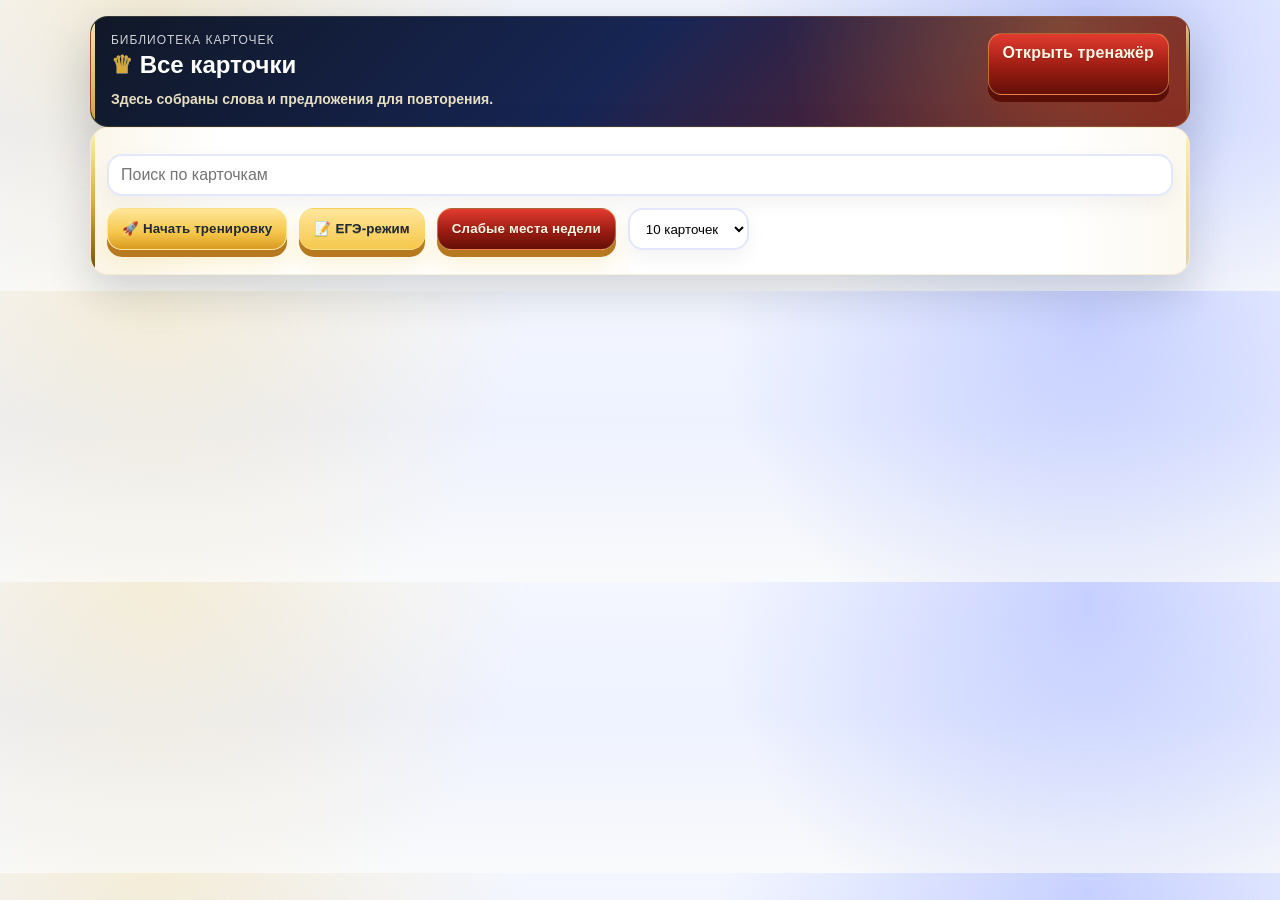
<file: extension/cards.html>
<!doctype html>
<html lang="ru">
  <head>
    <meta charset="UTF-8" />
    <meta name="viewport" content="width=device-width, initial-scale=1.0" />
    <title>Карточки — ОрфоДракон</title>
    <link rel="stylesheet" href="styles.css" />
    <link rel="stylesheet" href="dragon-v3.css" />
  </head>
  <body>
    <main class="container wide">
      <section class="hero-card slim">
        <div>
          <p class="eyebrow">Библиотека карточек</p>
          <h1>Все карточки</h1>
          <p class="hero-copy">Здесь собраны слова и предложения для повторения.</p>
        </div>
        <a class="pill-link" href="popup.html" target="_blank">Открыть тренажёр</a>
      </section>
      <section class="panel">
        <div class="actions compact">
          <input id="cardsSearch" type="text" placeholder="Поиск по карточкам" />
          <button id="startTrainingBtn" class="primary">🚀 Начать тренировку</button>
          <button id="startEgeExamFromCardsBtn" class="secondary">📝 ЕГЭ-режим</button>
          <button id="reviewWeakBtn" class="secondary">Слабые места недели</button>
          <select id="trainingCountSelect"><option value="5">5 карточек</option><option value="10" selected>10 карточек</option><option value="15">15 карточек</option><option value="20">20 карточек</option></select>
        </div>
        <div id="cardsList"></div>
      </section>
    </main>
    <script src="cards.js"></script>
      <script src="dragon-ui.js"></script>
  </body>
</html>
</file>
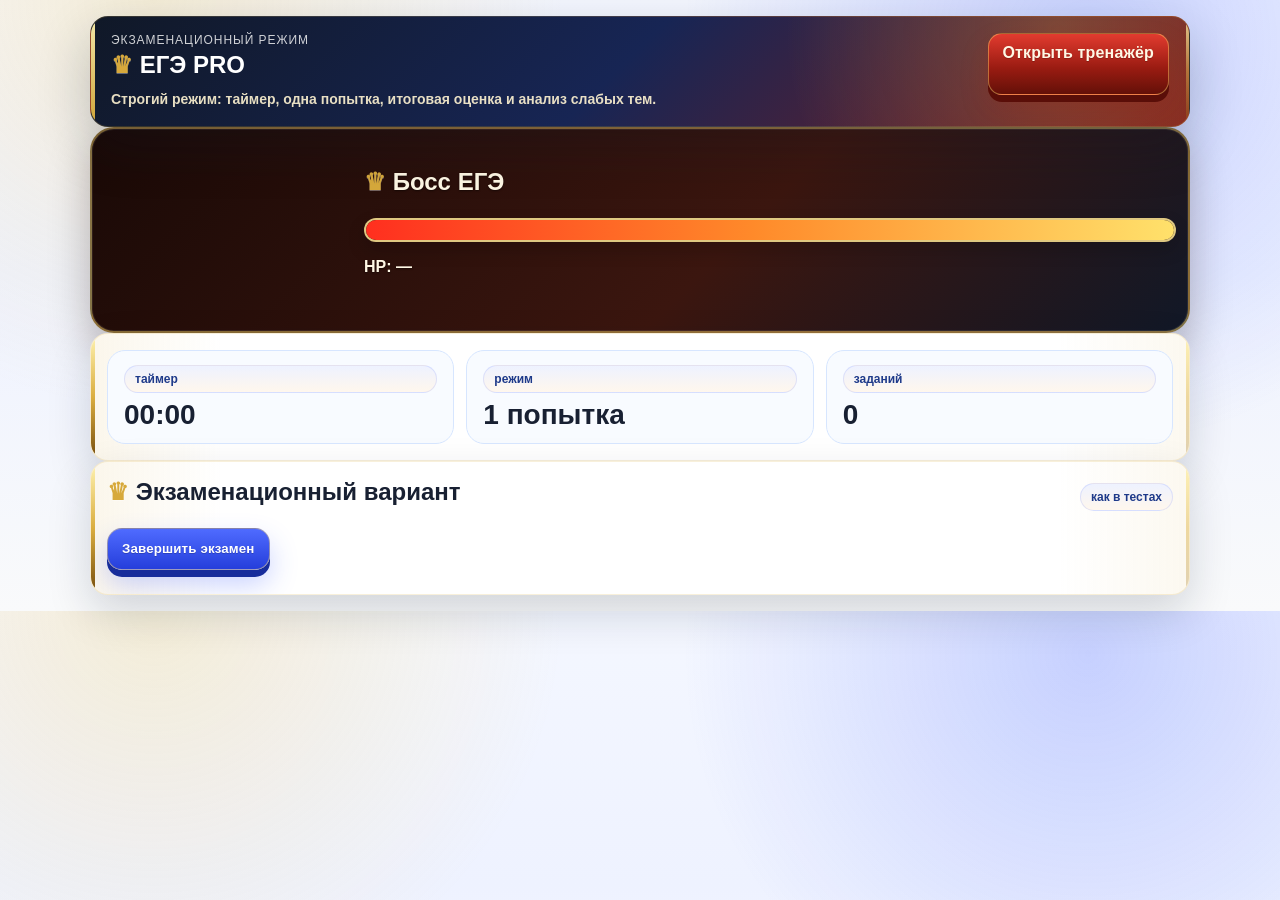
<file: extension/ege_exam.html>
<!doctype html>
<html lang="ru">
  <head>
    <meta charset="UTF-8" />
    <meta name="viewport" content="width=device-width, initial-scale=1.0" />
    <title>ЕГЭ-режим — ОрфоДракон</title>
    <link rel="stylesheet" href="styles.css" />
    <link rel="stylesheet" href="dragon-v3.css" />
  </head>
  <body>
    <main class="container wide">
      <section class="hero-card slim">
        <div>
          <p class="eyebrow">Экзаменационный режим</p>
          <h1>ЕГЭ PRO</h1>
          <p class="hero-copy">Строгий режим: таймер, одна попытка, итоговая оценка и анализ слабых тем.</p>
        </div>
        <a class="pill-link" href="popup.html" target="_blank">Открыть тренажёр</a>
      </section>

      <section id="egeExamBossArena" class="training-boss-arena boss-mixed">
        <div id="egeExamBossVisual" class="training-boss-visual boss-mixed" aria-hidden="true"></div>
        <div class="training-boss-info">
          <div class="panel-header compact">
            <h2 id="egeExamBossTitle">Босс ЕГЭ</h2>
          </div>
          <div class="boss-health-bar"><div id="egeExamBossHpBar" class="boss-health-fill"></div></div>
          <p id="egeExamBossHpText" class="mini-help">HP: —</p>
        </div>
      </section>

      <section class="panel ege-toolbar">
        <div class="ege-timer-box">
          <span class="badge">таймер</span>
          <strong id="egeTimer">10:00</strong>
        </div>
        <div class="ege-timer-box">
          <span class="badge">режим</span>
          <strong>1 попытка</strong>
        </div>
        <div class="ege-timer-box">
          <span class="badge">заданий</span>
          <strong id="egeMeta">0</strong>
        </div>
      </section>

      <section class="panel">
        <div class="panel-header">
          <h2>Экзаменационный вариант</h2>
          <span class="badge">как в тестах</span>
        </div>
        <form id="egeForm"></form>
        <div class="actions compact">
          <button id="submitEgeExamBtn" class="primary" type="button">Завершить экзамен</button>
        </div>
      </section>

    </main>
    <script src="ege_exam.js"></script>
      <script src="dragon-ui.js"></script>
  </body>
</html>
</file>
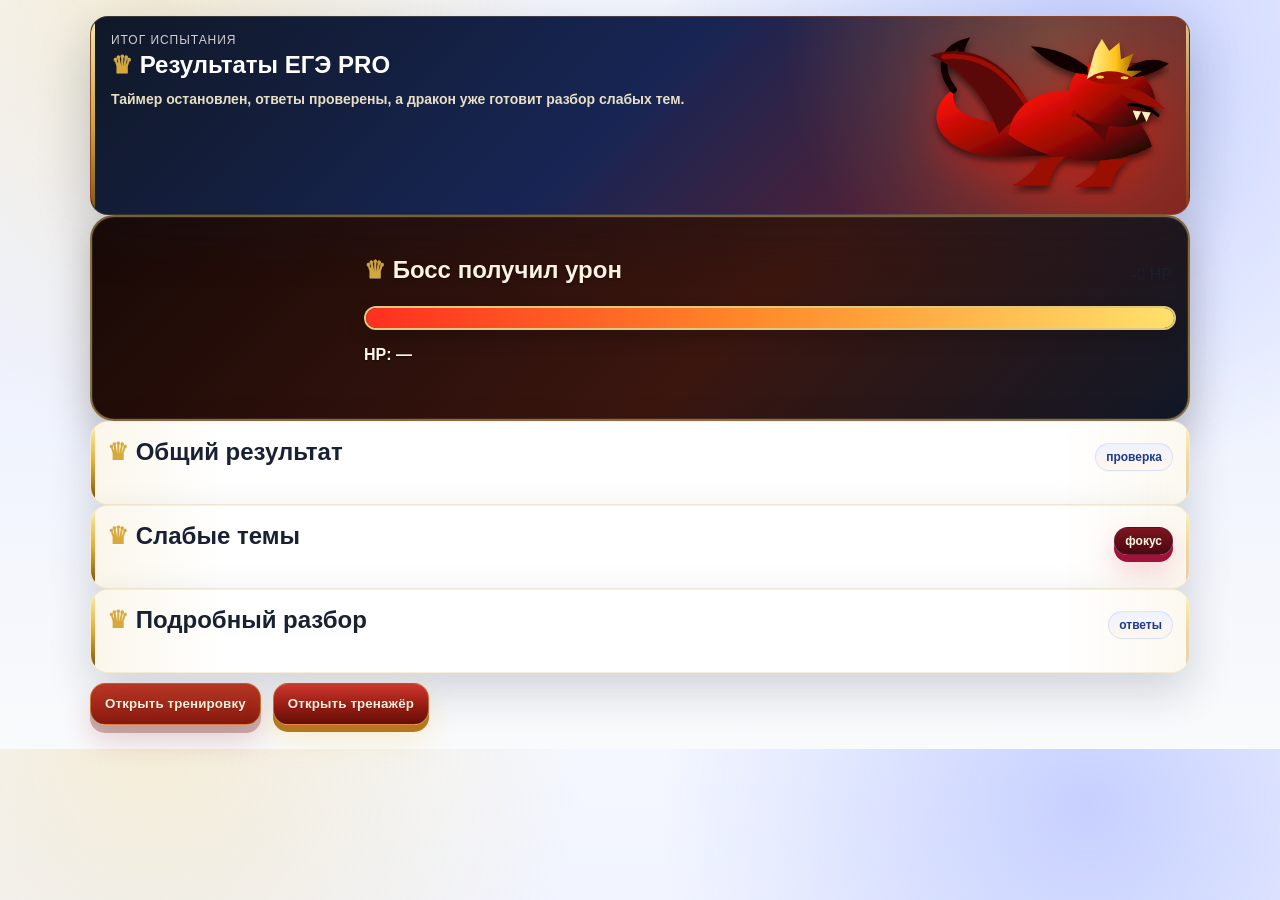
<file: extension/ege_results.html>
<!doctype html>
<html lang="ru">
  <head>
    <meta charset="UTF-8" />
    <meta name="viewport" content="width=device-width, initial-scale=1.0" />
    <title>Результаты ЕГЭ — ОрфоДракон</title>
    <link rel="stylesheet" href="styles.css" />
    <link rel="stylesheet" href="dragon-v3.css" />
  </head>
  <body>
    <main class="container wide">
      <section class="hero-card slim dragon-royal-hero">
        <div>
          <p class="eyebrow">Итог испытания</p>
          <h1>Результаты ЕГЭ PRO</h1>
          <p class="hero-copy">Таймер остановлен, ответы проверены, а дракон уже готовит разбор слабых тем.</p>
        </div>
        <div class="dragon-mini dragon-mini--ice" aria-hidden="true"></div>
      </section>

      <section id="egeBossResultArena" class="training-boss-arena boss-mixed">
        <div id="egeBossResultVisual" class="training-boss-visual boss-mixed damage" aria-hidden="true"></div>
        <div class="training-boss-info">
          <div class="panel-header compact">
            <h2 id="egeBossResultTitle">Босс получил урон</h2>
            <span id="egeBossResultDamage" class="boss-damage-pop show">-0 HP</span>
          </div>
          <div class="boss-health-bar"><div id="egeBossResultHpBar" class="boss-health-fill"></div></div>
          <p id="egeBossResultHpText" class="mini-help">HP: —</p>
        </div>
      </section>

      <section class="panel dragon-glow-card" id="egeSummaryPanel">
        <div class="panel-header">
          <h2>Общий результат</h2>
          <span class="badge" id="egeResultStatus">проверка</span>
        </div>
        <div id="egeSummary" class="result-grid"></div>
      </section>

      <section class="panel dragon-glow-card">
        <div class="panel-header">
          <h2>Слабые темы</h2>
          <span class="badge danger">фокус</span>
        </div>
        <div id="egeWeakTopics" class="muted"></div>
      </section>

      <section class="panel dragon-glow-card">
        <div class="panel-header">
          <h2>Подробный разбор</h2>
          <span class="badge">ответы</span>
        </div>
        <div id="egeDetails"></div>
      </section>

      <section class="actions compact">
        <button id="openTrainingFromResultsBtn" class="primary">Открыть тренировку</button>
        <button id="openТренажёрFromResultsBtn" class="secondary">Открыть тренажёр</button>
      </section>
    </main>
    <script src="dragon-ui.js"></script>
    <script src="ege_results.js"></script>
  </body>
</html>
</file>
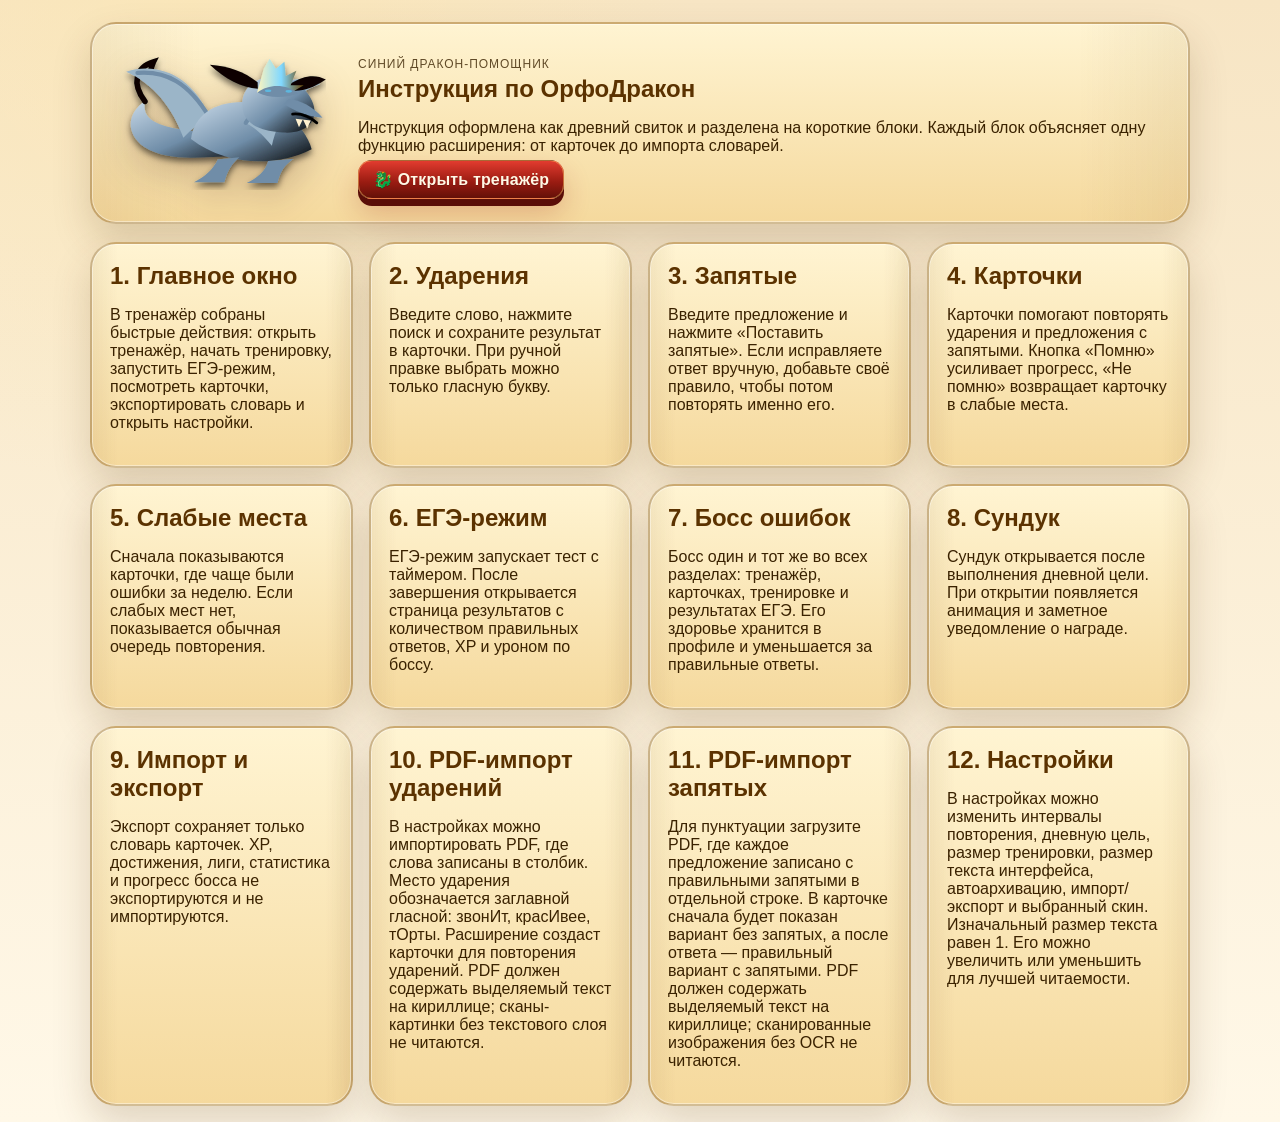
<file: extension/guide.html>
<!doctype html>
<html lang="ru">
  <head>
    <meta charset="UTF-8" />
    <meta name="viewport" content="width=device-width, initial-scale=1.0" />
    <title>Инструкция — ОрфоДракон</title>
    <link rel="stylesheet" href="styles.css" />
    <link rel="stylesheet" href="dragon-v3.css" />
  </head>
  <body class="scroll-guide-page">
    <main class="container wide scroll-guide">
      <section class="ancient-scroll hero-scroll">
        <div class="dragon-mini skin-sage" aria-hidden="true"></div>
        <div>
          <p class="eyebrow">Синий дракон-помощник</p>
          <h1>Инструкция по ОрфоДракон</h1>
          <p>Инструкция оформлена как древний свиток и разделена на короткие блоки. Каждый блок объясняет одну функцию расширения: от карточек до импорта словарей.</p>
          <a class="pill-link" href="popup.html" target="_blank">🐉 Открыть тренажёр</a>
        </div>
      </section>

      <section class="scroll-grid">
        <article class="scroll-block"><h2>1. Главное окно</h2><p>В тренажёр собраны быстрые действия: открыть тренажёр, начать тренировку, запустить ЕГЭ-режим, посмотреть карточки, экспортировать словарь и открыть настройки.</p></article>
        <article class="scroll-block"><h2>2. Ударения</h2><p>Введите слово, нажмите поиск и сохраните результат в карточки. При ручной правке выбрать можно только гласную букву.</p></article>
        <article class="scroll-block"><h2>3. Запятые</h2><p>Введите предложение и нажмите «Поставить запятые». Если исправляете ответ вручную, добавьте своё правило, чтобы потом повторять именно его.</p></article>
        <article class="scroll-block"><h2>4. Карточки</h2><p>Карточки помогают повторять ударения и предложения с запятыми. Кнопка «Помню» усиливает прогресс, «Не помню» возвращает карточку в слабые места.</p></article>
        <article class="scroll-block"><h2>5. Слабые места</h2><p>Сначала показываются карточки, где чаще были ошибки за неделю. Если слабых мест нет, показывается обычная очередь повторения.</p></article>
        <article class="scroll-block"><h2>6. ЕГЭ-режим</h2><p>ЕГЭ-режим запускает тест с таймером. После завершения открывается страница результатов с количеством правильных ответов, XP и уроном по боссу.</p></article>
        <article class="scroll-block"><h2>7. Босс ошибок</h2><p>Босс один и тот же во всех разделах: тренажёр, карточках, тренировке и результатах ЕГЭ. Его здоровье хранится в профиле и уменьшается за правильные ответы.</p></article>
        <article class="scroll-block"><h2>8. Сундук</h2><p>Сундук открывается после выполнения дневной цели. При открытии появляется анимация и заметное уведомление о награде.</p></article>
        <article class="scroll-block"><h2>9. Импорт и экспорт</h2><p>Экспорт сохраняет только словарь карточек. XP, достижения, лиги, статистика и прогресс босса не экспортируются и не импортируются.</p></article>
        <article class="scroll-block"><h2>10. PDF-импорт ударений</h2><p>В настройках можно импортировать PDF, где слова записаны в столбик. Место ударения обозначается заглавной гласной: звонИт, красИвее, тОрты. Расширение создаст карточки для повторения ударений. PDF должен содержать выделяемый текст на кириллице; сканы-картинки без текстового слоя не читаются.</p></article>
        <article class="scroll-block"><h2>11. PDF-импорт запятых</h2><p>Для пунктуации загрузите PDF, где каждое предложение записано с правильными запятыми в отдельной строке. В карточке сначала будет показан вариант без запятых, а после ответа — правильный вариант с запятыми. PDF должен содержать выделяемый текст на кириллице; сканированные изображения без OCR не читаются.</p></article>
        <article class="scroll-block"><h2>12. Настройки</h2><p>В настройках можно изменить интервалы повторения, дневную цель, размер тренировки, размер текста интерфейса, автоархивацию, импорт/экспорт и выбранный скин. Изначальный размер текста равен 1. Его можно увеличить или уменьшить для лучшей читаемости.</p></article>
      </section>
    </main>
    <script src="dragon-ui.js"></script>
  </body>
</html>
</file>
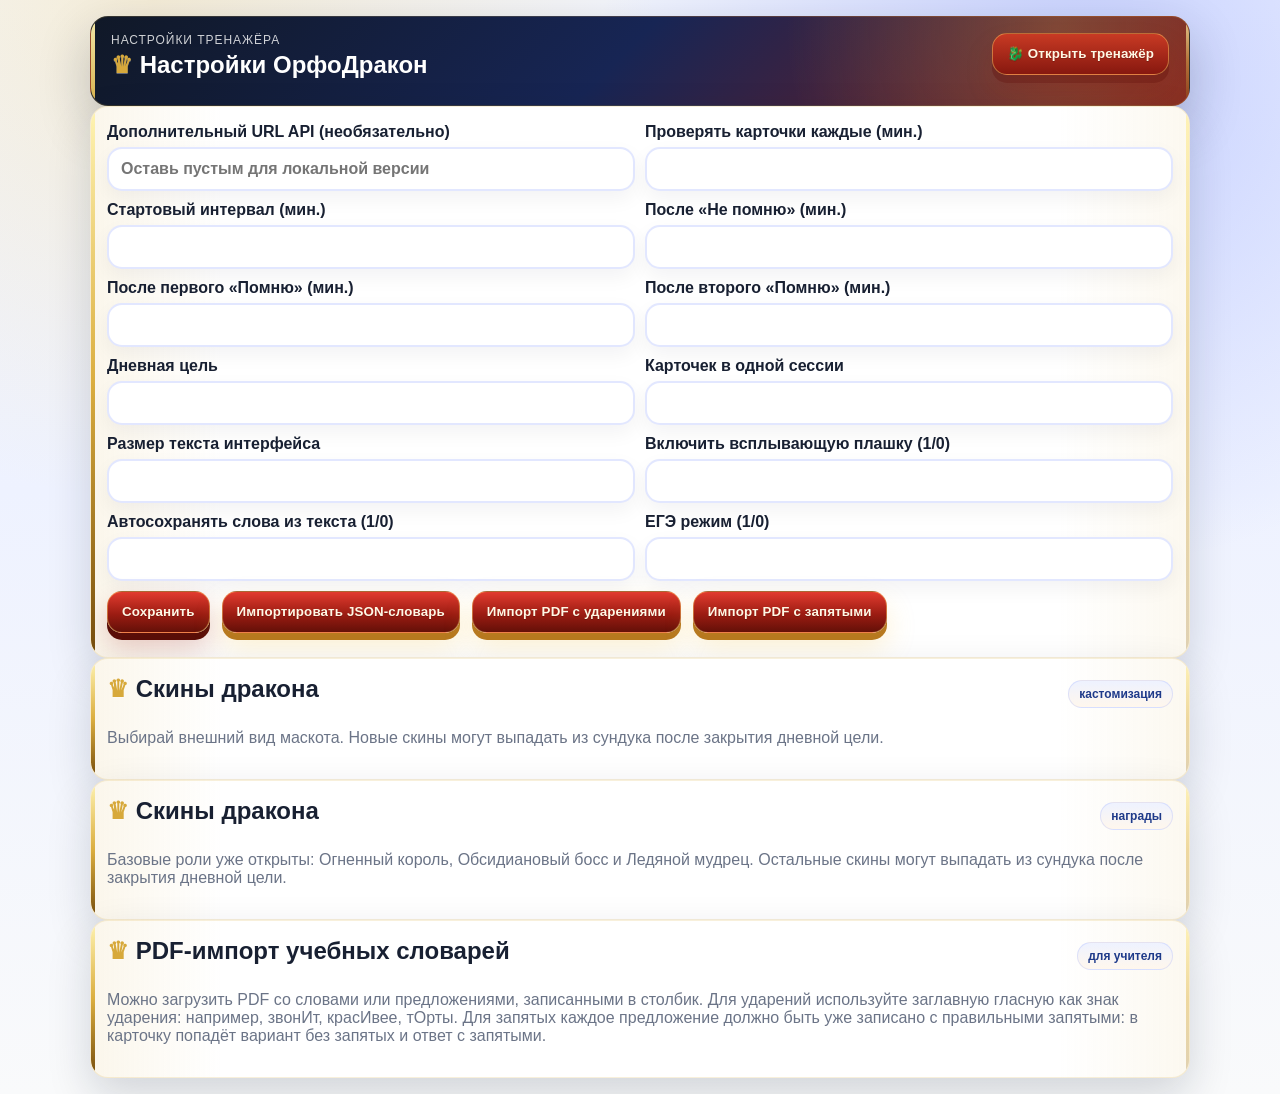
<file: extension/options.html>
<!doctype html>
<html lang="ru">
  <head>
    <meta charset="UTF-8" />
    <meta name="viewport" content="width=device-width, initial-scale=1.0" />
    <title>Настройки — ОрфоДракон</title>
    <link rel="stylesheet" href="styles.css" />
    <link rel="stylesheet" href="dragon-v3.css" />
  </head>
  <body>
    <main class="container wide">
      <section class="hero-card slim">
        <div>
          <p class="eyebrow">Настройки тренажёра</p>
          <h1>Настройки ОрфоДракон</h1>
        </div>
        <button id="openTrainerFromOptionsBtn" class="primary" type="button">🐉 Открыть тренажёр</button>
      </section>
      <form id="settingsForm" class="form-grid panel">
        <label>
          Дополнительный URL API (необязательно)
          <input name="apiBaseUrl" type="url" placeholder="Оставь пустым для локальной версии" />
        </label>
        <label>
          Проверять карточки каждые (мин.)
          <input name="reviewCheckMinutes" type="number" min="0.5" step="0.5" />
        </label>
        <label>
          Стартовый интервал (мин.)
          <input name="firstIntervalMinutes" type="number" min="1" step="1" />
        </label>
        <label>
          После «Не помню» (мин.)
          <input name="hardResetMinutes" type="number" min="1" step="1" />
        </label>
        <label>
          После первого «Помню» (мин.)
          <input name="secondIntervalMinutes" type="number" min="1" step="1" />
        </label>
        <label>
          После второго «Помню» (мин.)
          <input name="thirdIntervalMinutes" type="number" min="1" step="1" />
        </label>
        <label>
          Дневная цель
          <input name="dailyGoal" type="number" min="1" step="1" />
        </label>
        <label>
          Карточек в одной сессии
          <input name="reviewBatchSize" type="number" min="5" max="50" step="1" />
        </label>
        <label>
          Размер текста интерфейса
          <input name="textScale" type="number" min="0.75" max="1.35" step="0.05" />
        </label>
        <label>
          Включить всплывающую плашку (1/0)
          <input name="overlayEnabled" type="number" min="0" max="1" step="1" />
        </label>
        <label>
          Автосохранять слова из текста (1/0)
          <input name="autoSaveProcessedWords" type="number" min="0" max="1" step="1" />
        </label>
        <label>
          ЕГЭ режим (1/0)
          <input name="examMode" type="number" min="0" max="1" step="1" />
        </label>
        <div class="actions full-row">
          <button type="submit">Сохранить</button>
          <button type="button" id="importBtn" class="secondary">Импортировать JSON-словарь</button>
          <button type="button" id="importStressPdfBtn" class="secondary">Импорт PDF с ударениями</button>
          <button type="button" id="importPunctuationPdfBtn" class="secondary">Импорт PDF с запятыми</button>
        </div>
      </form>

      <section class="panel dragon-skins-panel">
        <div class="panel-header">
          <h2>Скины дракона</h2>
          <span class="badge">кастомизация</span>
        </div>
        <p class="muted">Выбирай внешний вид маскота. Новые скины могут выпадать из сундука после закрытия дневной цели.</p>
        <div id="mascotSkinsPanel" class="skin-grid"></div>
      </section>


      <section class="panel">
        <div class="panel-header">
          <h2>Скины дракона</h2>
          <span class="badge">награды</span>
        </div>
        <p class="muted">Базовые роли уже открыты: Огненный король, Обсидиановый босс и Ледяной мудрец. Остальные скины могут выпадать из сундука после закрытия дневной цели.</p>
        <div id="dragonSkinGrid" class="dragon-skin-grid"></div>
      </section>

      <section class="panel">
        <div class="panel-header">
          <h2>PDF-импорт учебных словарей</h2>
          <span class="badge">для учителя</span>
        </div>
        <p class="muted">Можно загрузить PDF со словами или предложениями, записанными в столбик. Для ударений используйте заглавную гласную как знак ударения: например, звонИт, красИвее, тОрты. Для запятых каждое предложение должно быть уже записано с правильными запятыми: в карточку попадёт вариант без запятых и ответ с запятыми.</p>
      </section>

      <input id="fileInput" type="file" accept="application/json" hidden />
      <input id="stressPdfInput" type="file" accept="application/pdf,.pdf" hidden />
      <input id="punctuationPdfInput" type="file" accept="application/pdf,.pdf" hidden />
      <p id="status" class="inline-status dragon-status options-status" aria-live="polite" hidden></p>
    </main>
    <script src="options.js"></script>
      <script src="dragon-ui.js"></script>
  </body>
</html>
</file>
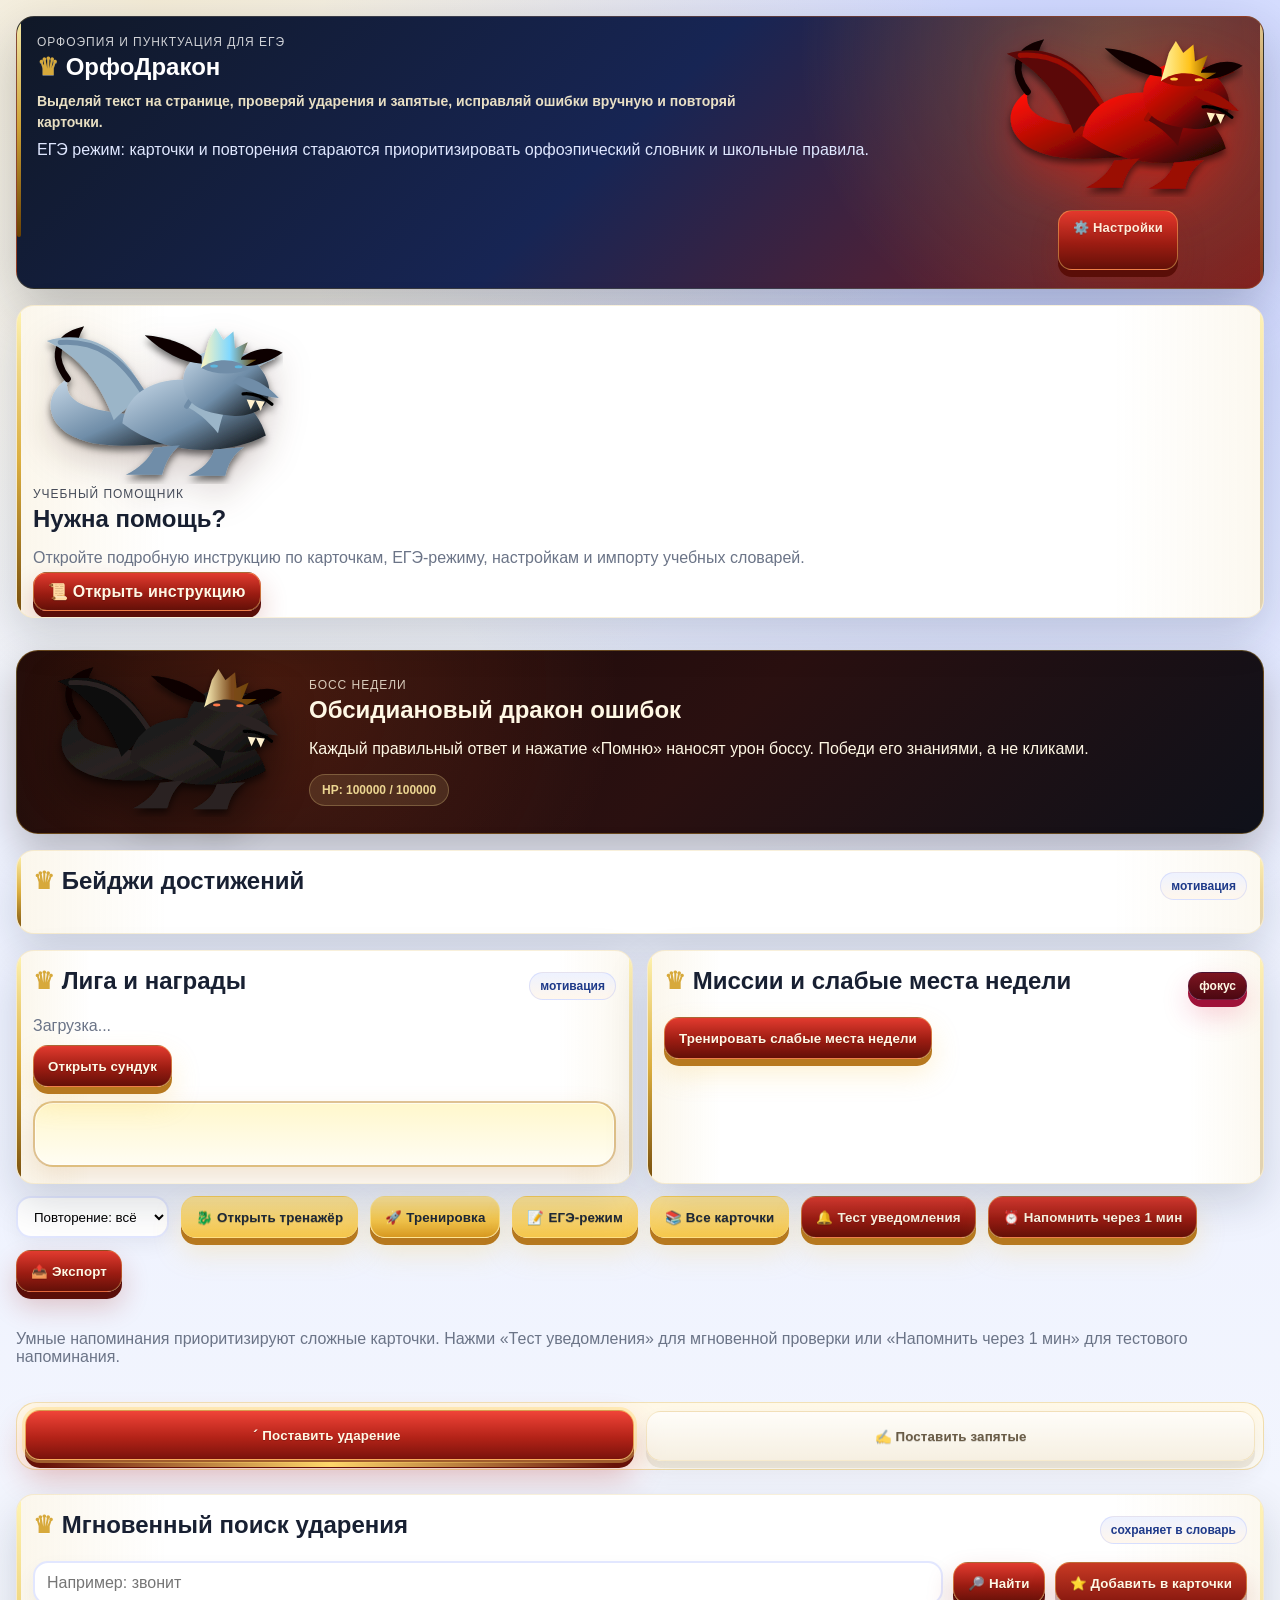
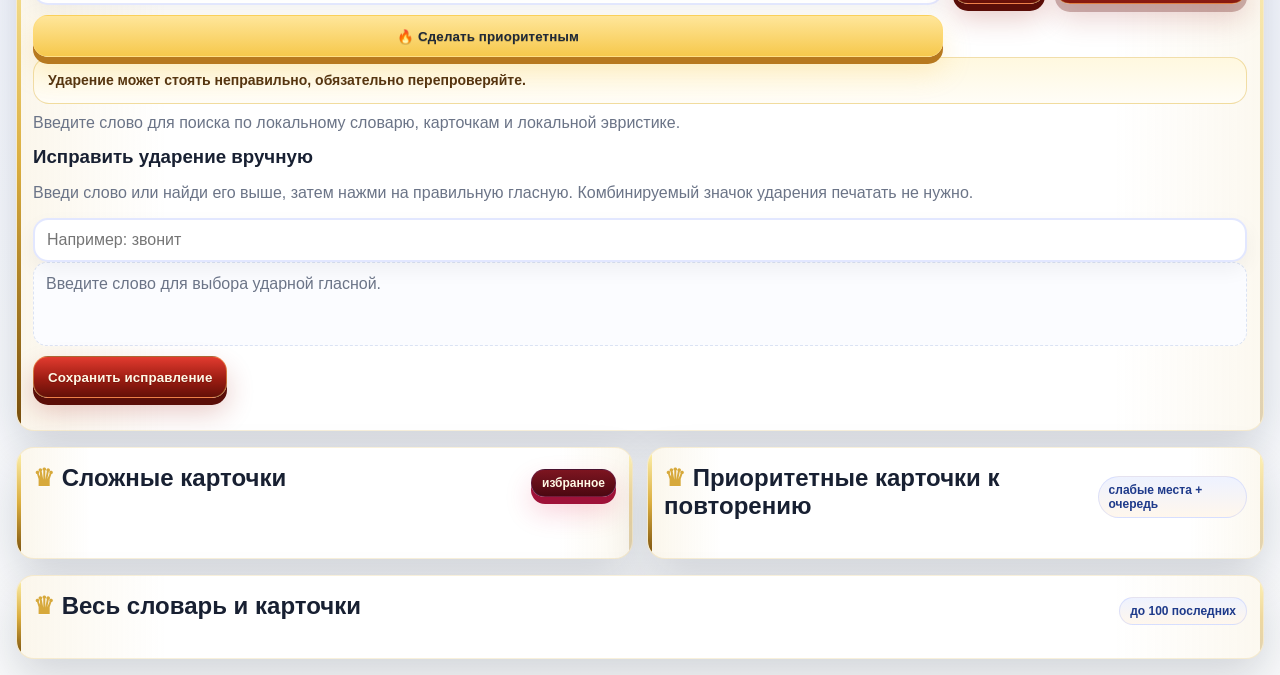
<file: extension/popup.html>
<!doctype html>
<html lang="ru">
  <head>
    <meta charset="UTF-8" />
    <meta name="viewport" content="width=device-width, initial-scale=1.0" />
    <title>ОрфоДракон — тренажёр русского языка</title>
    <link rel="stylesheet" href="styles.css" />
    <link rel="stylesheet" href="dragon-v3.css" />
  </head>
  <body>
    <main class="container app-shell">
      <section class="hero-card">
        <div>
          <p class="eyebrow">Орфоэпия и пунктуация для ЕГЭ</p>
          <h1>ОрфоДракон</h1>
          <p class="hero-copy">Выделяй текст на странице, проверяй ударения и запятые, исправляй ошибки вручную и повторяй карточки.</p><p class="muted" style="color:#dfe7ff;margin-top:8px;">ЕГЭ режим: карточки и повторения стараются приоритизировать орфоэпический словник и школьные правила.</p>
        </div>
        <div class="dragon-guide-entry">
          <div class="dragon-mini" aria-hidden="true"></div>
          <div class="dragon-link-row">
            <a class="link pill-link" href="options.html" target="_blank">⚙️ Настройки</a>
          </div>
        </div>
      </section>

      <section class="panel dragon-helper-тренажёр">
        <div class="dragon-mini skin-sage" aria-hidden="true"></div>
        <div>
          <p class="eyebrow">Учебный помощник</p>
          <h2>Нужна помощь?</h2>
          <p class="muted">Откройте подробную инструкцию по карточкам, ЕГЭ-режиму, настройкам и импорту учебных словарей.</p>
          <a id="dragonHelperInstructionBtn" class="link pill-link" href="guide.html" target="_blank">📜 Открыть инструкцию</a>
        </div>
      </section>




      <section class="stats-grid" id="stats"></section>
      <section id="dragonBossArena" class="dragon-boss-arena">
        <div id="dragonBossVisual" class="dragon-boss-visual" aria-hidden="true"></div>
        <div class="dragon-boss-copy">
          <p class="eyebrow">Босс недели</p>
          <h2 id="dragonBossTitle">Обсидиановый дракон ошибок</h2>
          <p>Каждый правильный ответ и нажатие «Помню» наносят урон боссу. Победи его знаниями, а не кликами.</p>
          <span id="dragonBossHp" class="dragon-boss-hp">HP: 100000 / 100000</span>
        </div>
      </section>
      <section class="panel">
        <div class="panel-header">
          <h2>Бейджи достижений</h2>
          <span class="badge">мотивация</span>
        </div>
        <div id="achievementsPanel" class="achievements-grid"></div>
      </section>
      <section class="two-col">
        <section class="panel">
          <div class="panel-header">
            <h2>Лига и награды</h2>
            <span class="badge">мотивация</span>
          </div>
          <div id="leaguePanel" class="muted">Загрузка...</div>
          <div class="actions compact">
            <button id="claimChestBtn" class="secondary">Открыть сундук</button>
          </div>
          <div id="chestStatus" class="muted chest-reward-status"></div>
        </section>
        <section class="panel">
          <div class="panel-header">
            <h2>Миссии и слабые места недели</h2>
            <span class="badge danger">фокус</span>
          </div>
          <div id="missionsPanel"></div>
          <div id="weakSpotsPanel" class="muted"></div>
          <div class="actions compact">
            <button id="trainWeakSpotsBtn" class="secondary">Тренировать слабые места недели</button>
          </div>
        </section>
      </section>


      <section class="actions toolbar">
        <select id="reviewModeSelect"><option value="all">Повторение: всё</option><option value="stress">Только ударения</option><option value="punctuation">Только запятые</option></select>
        <button id="reviewNowBtn">🐉 Открыть тренажёр</button>
        <button id="startTrainingQuickBtn" class="primary">🚀 Тренировка</button>
        <button id="startEgeExamBtn" class="secondary">📝 ЕГЭ-режим</button>
        <button id="openCardsBtn" class="secondary">📚 Все карточки</button>
        <button id="testNotificationBtn" class="secondary">🔔 Тест уведомления</button>
        <button id="scheduleReminderBtn" class="secondary">⏰ Напомнить через 1 мин</button>
        <button id="exportBtn" class="ghost">📤 Экспорт</button>
      </section>
      <p class="muted">Умные напоминания приоритизируют сложные карточки. Нажми «Тест уведомления» для мгновенной проверки или «Напомнить через 1 мин» для тестового напоминания.</p>
      <p id="actionStatus" class="inline-status dragon-status" hidden></p>

      <section class="tab-switch">
        <button id="tabAccentBtn" class="tab-btn tab-btn--active" type="button">́ Поставить ударение</button>
        <button id="tabPunctuationBtn" class="tab-btn" type="button">✍️ Поставить запятые</button>
      </section>

      <div id="accentTab">
<div id="accentTextFeatureRemovedCompat" hidden><textarea id="accentInput"></textarea><textarea id="accentOutput"></textarea><button id="accentBtn"></button><button id="saveAccentTextCardsBtn"></button><button id="accentAndFavoriteBtn"></button><button id="editAccentOutputBtn"></button><button id="saveAccentOutputBtn"></button><button id="copyAccentedBtn"></button><p id="accentTextCardStatus"></p><p id="accentFavoriteStatus"></p></div>

      <section class="panel">
        <div class="panel-header">
          <h2>Мгновенный поиск ударения</h2>
          <span class="badge">сохраняет в словарь</span>
        </div>
        <div class="inline-form">
          <input id="searchInput" type="text" placeholder="Например: звонит" />
          <button id="searchBtn">🔎 Найти</button>
          <button id="saveStressCardBtn" class="cta-card">⭐ Добавить в карточки</button>
          <p id="stressCardStatus" class="inline-status dragon-status" hidden></p>
          <button id="saveFavoriteBtn" class="secondary">🔥 Сделать приоритетным</button>
          <p id="favoriteWordStatus" class="inline-status dragon-status" hidden></p>
        </div>
        <div class="warning-box">Ударение может стоять неправильно, обязательно перепроверяйте.</div>
        <div id="searchResults" class="search-results muted">Введите слово для поиска по локальному словарю, карточкам и локальной эвристике.</div>
        <div class="manual-panel">
          <h3>Исправить ударение вручную</h3>
          <p class="muted">Введи слово или найди его выше, затем нажми на правильную гласную. Комбинируемый значок ударения печатать не нужно.</p>
          <input id="manualAccentWord" type="text" placeholder="Например: звонит" />
          <div id="accentBuilder" class="accent-builder muted">Введите слово для выбора ударной гласной.</div>
          <div class="actions compact">
            <button id="saveAccentOverrideBtn">Сохранить исправление</button>
          </div>
          <p id="manualAccentStatus" class="muted"></p>
        </div>
      </section>

      

      </div>

      <div id="punctuationTab" hidden>
      <section class="panel">
        <div class="panel-header">
          <h2>Пунктуация</h2>
          <span class="badge">запятые + правило (локально)</span>
        </div>
        <div class="warning-box">Пунктуация тоже может зависеть от смысла. После автопостановки обязательно перепроверьте и при необходимости исправьте текст вручную.</div>
        <textarea id="punctuationInput" rows="5" placeholder="Когда я пришел домой я сразу сел делать уроки потому что было поздно"></textarea>
        <div class="actions compact">
          <button id="punctuateBtn">✍️ Поставить запятые</button>
          <button id="editPunctuationBtn" class="ghost">🛠️ Исправить вручную</button>
          <button id="saveEditedPunctuationBtn" class="secondary" hidden>Сохранить правки</button>
          <button id="savePunctuationBtn" class="secondary">⭐ Добавить в карточки</button>
          <p id="punctuationCardStatus" class="inline-status dragon-status" hidden></p>
          <button id="savePunctuationFavoriteBtn" class="secondary">🔥 Сделать приоритетным</button>
          <p id="punctuationFavoriteStatus" class="inline-status" hidden></p>
          <button id="copyPunctuationBtn" type="button" class="ghost">📋 Копировать</button>
        </div>
        <textarea id="punctuationOutput" rows="6" readonly placeholder="Здесь появится текст с запятыми. Для ручной правки нажмите «Исправить вручную»."></textarea>
        <div id="punctuationEditHint" class="muted">Сначала нажмите «Поставить запятые». Если ответ неверный, нажмите «Исправить вручную», поправьте текст и сохраните правки отдельной кнопкой.</div>
        <div 
<div style="margin-top:10px;">
  <label style="font-size:12px;color:#666;">Правило (если исправил вручную):</label>
  <input id="manualRuleInput" placeholder="Например: запятая перед 'что'" style="width:100%;padding:6px;border-radius:8px;border:1px solid #ccc;"/>
</div>

<div id="punctuationRules" class="muted"></div>
      </section>

      </div>

      <section class="two-col">
        <section class="panel">
          <div class="panel-header">
            <h2>Сложные карточки</h2>
            <span class="badge danger">избранное</span>
          </div>
          <div id="favorites"></div>
        </section>

        <section class="panel">
          <div class="panel-header">
            <h2>Приоритетные карточки к повторению</h2>
            <span class="badge">слабые места + очередь</span>
          </div>
          <div id="dueCards"></div>
        </section>
      </section>

      <section class="panel">
        <div class="panel-header">
          <h2>Весь словарь и карточки</h2>
          <span class="badge">до 100 последних</span>
        </div>
        <div id="cards"></div>
      </section>
    </main>
    <script src="popup.js"></script>
      <script src="dragon-ui.js"></script>
  </body>
</html>
</file>
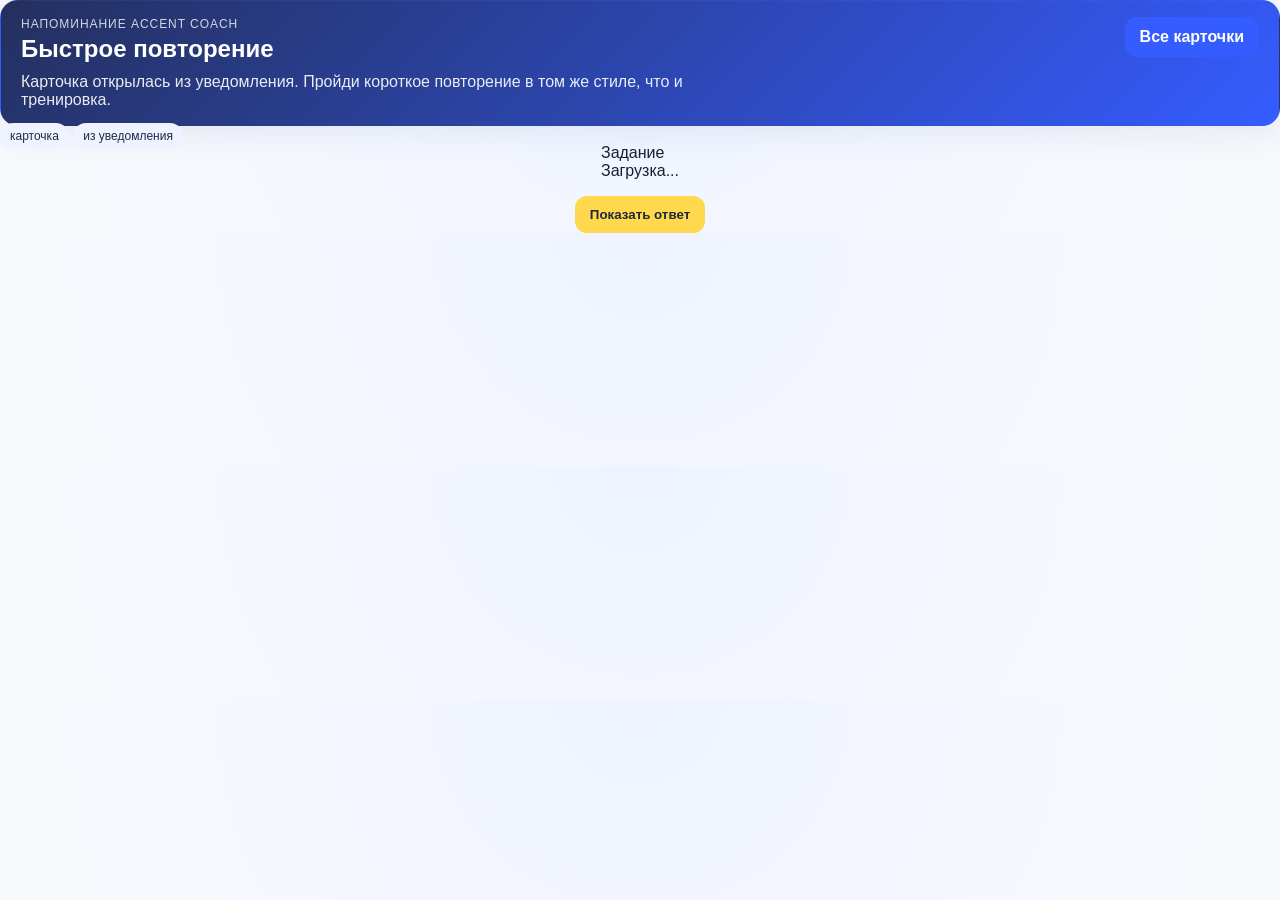
<file: extension/reminder.html>
<!doctype html>
<html lang="ru">
<head>
  <meta charset="UTF-8" />
  <meta name="viewport" content="width=device-width, initial-scale=1.0" />
  <title>Карточка из напоминания — Accent Coach</title>
  <link rel="stylesheet" href="styles.css" />
</head>
<body>
  <main class="reminder-shell">
    <section class="hero-card slim">
      <div>
        <p class="eyebrow">Напоминание Accent Coach</p>
        <h1>Быстрое повторение</h1>
        <p class="hero-copy">Карточка открылась из уведомления. Пройди короткое повторение в том же стиле, что и тренировка.</p>
      </div>
      <a class="pill-link" href="cards.html" target="_blank">Все карточки</a>
    </section>

    <section class="reminder-topbar">
      <div class="reminder-meta">
        <span id="reminderType" class="badge">карточка</span>
        <span class="badge">из уведомления</span>
      </div>
    </section>

    <section class="training-card-wrap">
      <article class="reminder-card">
        <div class="training-side training-front">
          <div id="reminderQuestionLabel" class="reminder-label">Задание</div>
          <div id="reminderQuestion" class="reminder-question">Загрузка...</div>
        </div>
        <div class="training-side training-back hidden">
          <div class="reminder-label">Ответ</div>
          <div id="reminderAnswer" class="reminder-answer"></div>
          <div id="reminderRule" class="muted training-rule"></div>
        </div>
      </article>

      <div class="reminder-actions">
        <button id="showReminderAnswerBtn" class="primary">Показать ответ</button>
        <div id="reminderGradeActions" class="row hidden">
          <button id="reminderForgetBtn" class="danger">❌ Не помню</button>
          <button id="reminderRememberBtn" class="success">✅ Помню</button>
        </div>
      </div>
    </section>
  </main>
  <script src="reminder.js"></script>
</body>
</html>
</file>
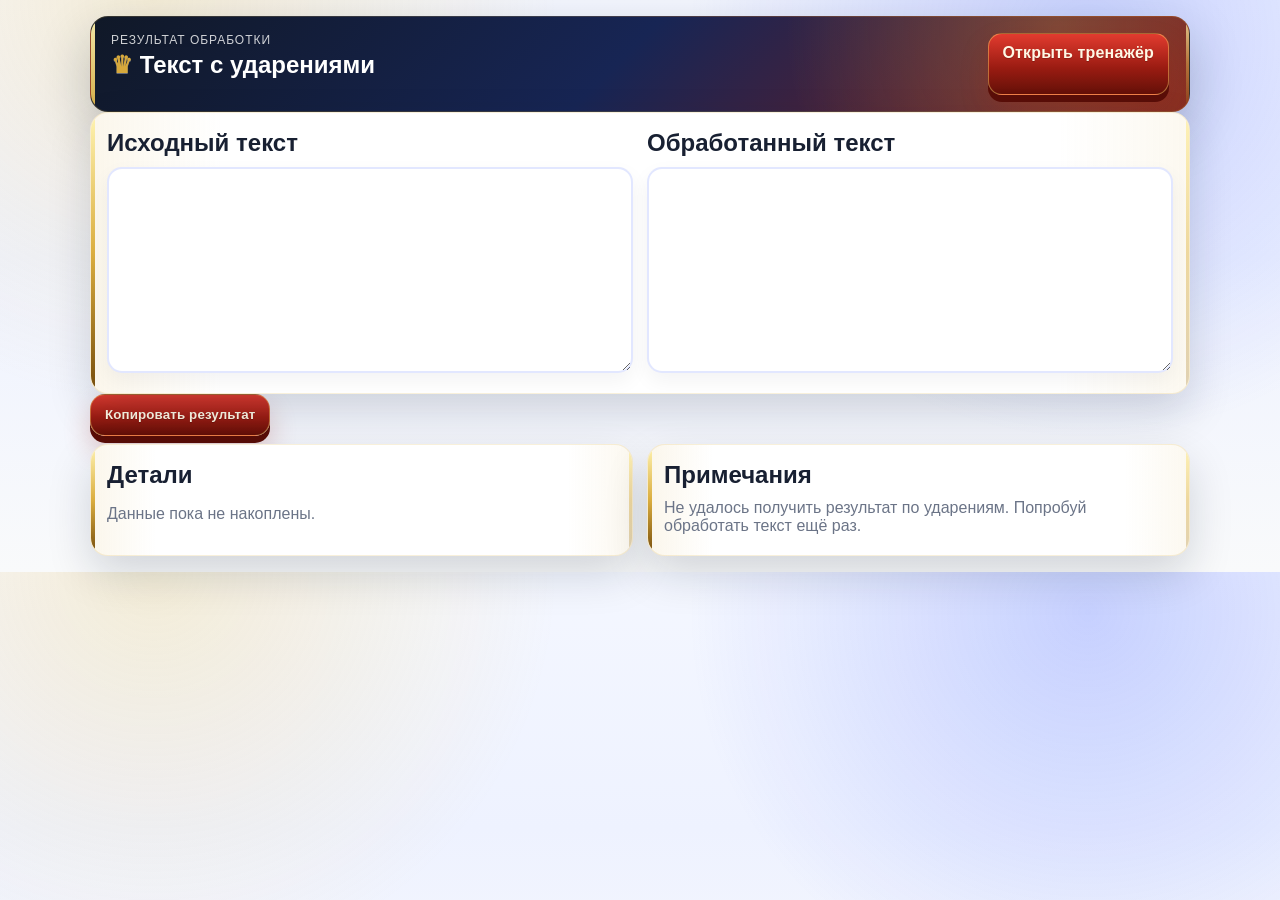
<file: extension/results.html>
<!doctype html>
<html lang="ru">
  <head>
    <meta charset="UTF-8" />
    <meta name="viewport" content="width=device-width, initial-scale=1.0" />
    <title>Результат — ОрфоДракон</title>
    <link rel="stylesheet" href="styles.css" />
    <link rel="stylesheet" href="dragon-v3.css" />
  </head>
  <body>
    <main class="container wide">
      <section class="hero-card slim">
        <div>
          <p class="eyebrow">Результат обработки</p>
          <h1 id="pageTitle">Результат</h1>
        </div>
        <a class="pill-link" href="popup.html" target="_blank">Открыть тренажёр</a>
      </section>
      <section class="result-grid panel">
        <div>
          <h2 id="leftTitle">Исходный текст</h2>
          <textarea id="originalText" rows="10" readonly></textarea>
        </div>
        <div>
          <h2 id="rightTitle">Результат</h2>
          <textarea id="accentedText" rows="10" readonly></textarea>
        </div>
      </section>
      <section class="actions"><button id="copyBtn">Копировать результат</button></section>
      <section class="two-col">
        <section class="panel"><h2>Детали</h2><div id="resolvedWords"></div></section>
        <section class="panel"><h2>Примечания</h2><div id="unresolvedWords" class="muted"></div></section>
      </section>
    </main>
    <script src="results.js"></script>
      <script src="dragon-ui.js"></script>
  </body>
</html>
</file>
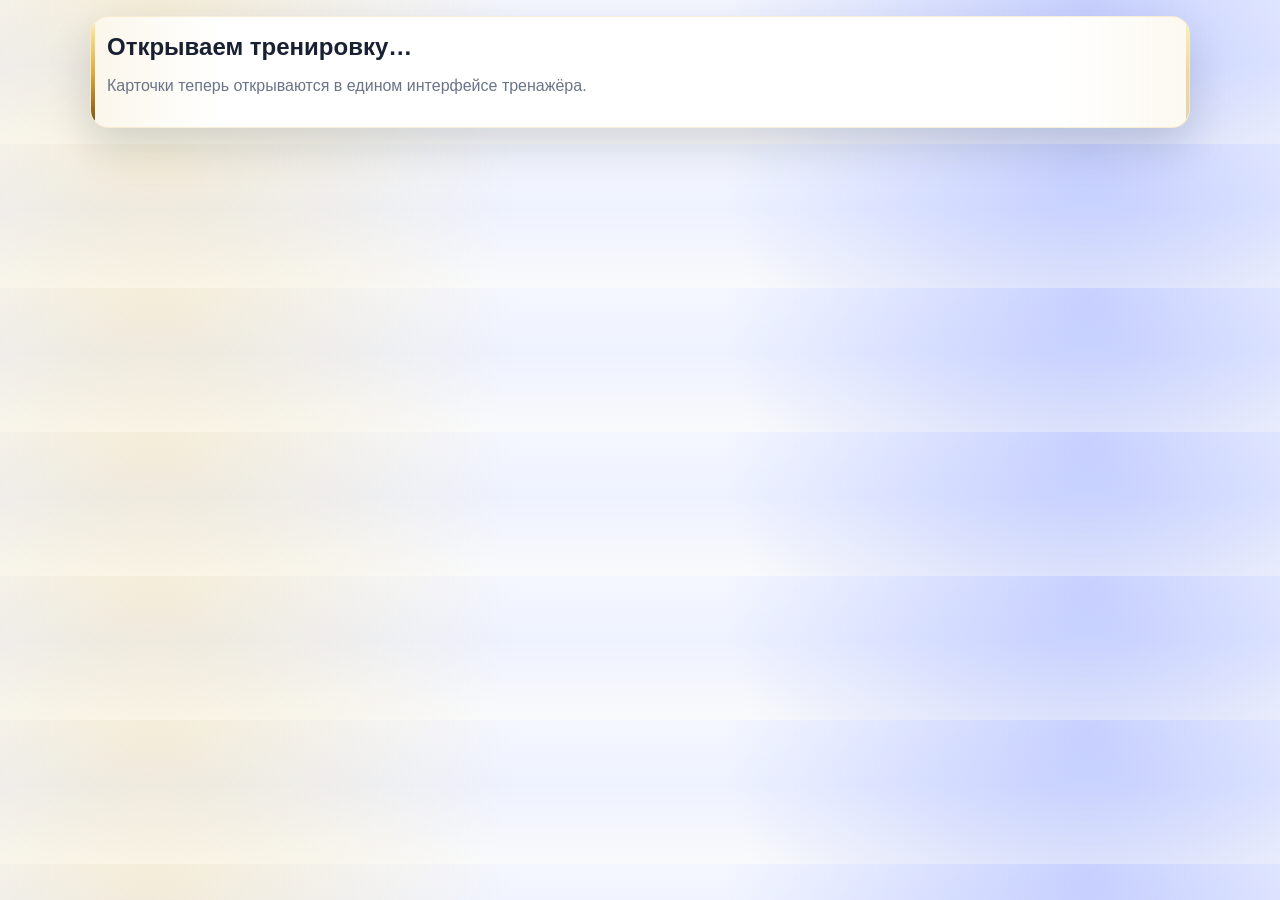
<file: extension/review.html>
<!doctype html>
<html lang="ru">
<head>
  <meta charset="UTF-8" />
  <meta name="viewport" content="width=device-width, initial-scale=1.0" />
  <title>Открываем тренировку — ОрфоДракон</title>
  <link rel="stylesheet" href="styles.css" />
  <link rel="stylesheet" href="dragon-v3.css" />
</head>
<body>
  <main class="container wide">
    <section class="panel dragon-glow-card">
      <h1>Открываем тренировку…</h1>
      <p class="muted">Карточки теперь открываются в едином интерфейсе тренажёра.</p>
    </section>
  </main>
  <script src="review.js"></script>
</body>
</html>
</file>
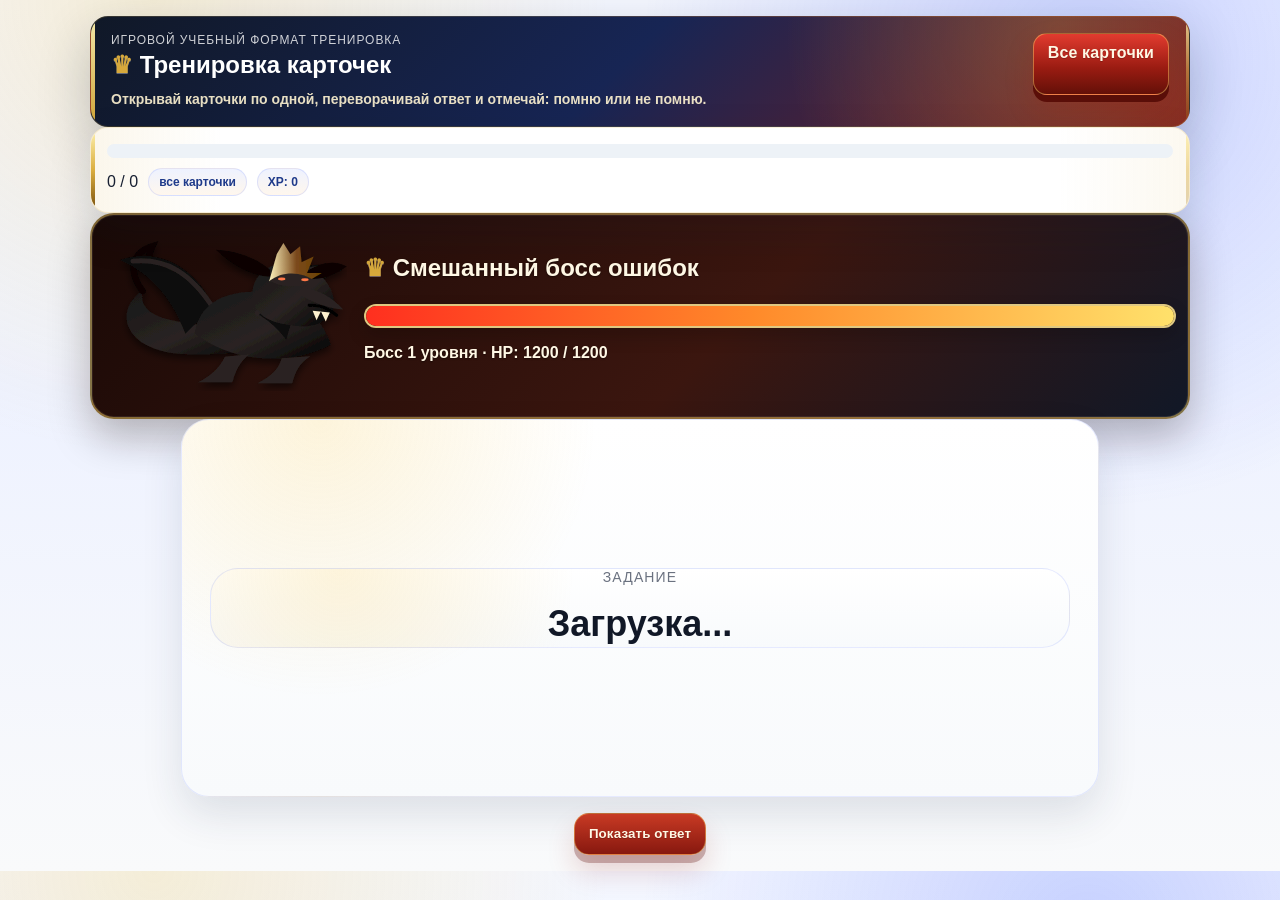
<file: extension/training.html>
<!doctype html>
<html lang="ru">
  <head>
    <meta charset="UTF-8" />
    <meta name="viewport" content="width=device-width, initial-scale=1.0" />
    <title>Тренировка — ОрфоДракон</title>
    <link rel="stylesheet" href="styles.css" />
    <link rel="stylesheet" href="dragon-v3.css" />
  </head>
  <body>
    <main class="container wide training-shell">
      <section class="hero-card slim">
        <div>
          <p class="eyebrow">игровой учебный формат тренировка</p>
          <h1>Тренировка карточек</h1>
          <p class="hero-copy">Открывай карточки по одной, переворачивай ответ и отмечай: помню или не помню.</p>
        </div>
        <a class="pill-link" href="cards.html" target="_blank">Все карточки</a>
      </section>

      <section class="panel training-topbar">
        <div class="progress-line-wrap">
          <div id="trainingProgressBar" class="progress-line"></div>
        </div>
        <div class="training-stats">
          <span id="trainingCounter">0 / 0</span>
          <span id="trainingModeLabel" class="badge">все карточки</span>
          <span id="trainingXp" class="badge">XP: 0</span>
        </div>
      </section>

      <section id="trainingBossArena" class="training-boss-arena boss-mixed">
        <div id="trainingBossVisual" class="training-boss-visual boss-mixed" aria-hidden="true"></div>
        <div class="training-boss-info">
          <div class="panel-header compact">
            <h2 id="trainingBossTitle">Босс ошибок</h2>
            <span id="trainingBossDamage" class="boss-damage-pop" hidden>-25 HP</span>
          </div>
          <div class="boss-health-bar"><div id="trainingBossHpBar" class="boss-health-fill"></div></div>
          <p id="trainingBossHpText" class="mini-help">HP: —</p>
        </div>
      </section>

      <section class="training-card-wrap">
        <article id="trainingCard" class="training-card">
          <div class="training-side training-front">
            <div id="trainingQuestionLabel" class="training-label">Задание</div>
            <div id="trainingQuestion" class="training-question">Загрузка...</div>
          </div>
          <div class="training-side training-back hidden">
            <div class="training-label">Ответ</div>
            <div id="trainingAnswer" class="training-answer"></div>
            <div id="trainingRule" class="muted training-rule"></div>
          </div>
        </article>

        <div class="training-actions">
          <button id="showAnswerBtn" class="primary">Показать ответ</button>
          <div id="gradeActions" class="row hidden">
            <button id="forgetBtn" class="danger">❌ Не помню</button>
            <button id="rememberBtn" class="success">✅ Помню</button>
          </div>
        </div>
      </section>

      <section id="trainingSummary" class="panel hidden">
        <div class="panel-header">
          <h2>Итог сессии</h2>
          <span class="badge">результат</span>
        </div>
        <div id="trainingSummaryText" class="muted"></div>
        <div class="actions compact">
          <button id="restartTrainingBtn" class="primary">Пройти ещё раз</button>
          <a href="cards.html" target="_blank"><button class="secondary">Вернуться к карточкам</button></a>
        </div>
      </section>
    </main>
    <script src="training.js"></script>
      <script src="dragon-ui.js"></script>
  </body>
</html>
</file>
<file: extension/styles.css>
:root {
  color-scheme: light;
  --bg: #f4f7ff;
  --card: #ffffff;
  --text: #182032;
  --muted: #6b7487;
  --blue: #355cff;
  --blue-dark: #232946;
  --line: #dbe3f4;
  --success: #1a9f5a;
  --danger: #e25555;
  font-family: Inter, -apple-system, BlinkMacSystemFont, "Segoe UI", sans-serif;
}

body {
  margin: 0;
  min-width: 390px;
  background: radial-gradient(circle at top, #eef3ff 0, var(--bg) 42%, #f7f9fc 100%);
  color: var(--text);
}

.container { padding: 16px; }
.container.wide { max-width: 1100px; margin: 0 auto; }
.app-shell { display: grid; gap: 16px; }

.hero-card,
.panel,
.stat-card,
.card-item,
.search-box,
.test-shell {
  background: var(--card);
  border-radius: 18px;
  box-shadow: 0 10px 30px rgba(43, 63, 120, 0.08);
  border: 1px solid rgba(53, 92, 255, 0.08);
}

.hero-card {
  padding: 18px 20px;
  display: flex;
  justify-content: space-between;
  gap: 14px;
  align-items: start;
  background: linear-gradient(135deg, #24305e 0%, #355cff 100%);
  color: white;
}
.hero-card.slim { padding: 16px 20px; }
.hero-copy { margin: 8px 0 0; max-width: 700px; opacity: 0.9; }
.eyebrow { text-transform: uppercase; letter-spacing: .08em; font-size: 12px; margin: 0 0 4px; opacity: .8; }
h1, h2, h3 { margin: 0 0 10px; }

.stats-grid, .two-col, .result-grid {
  display: grid;
  grid-template-columns: repeat(2, minmax(0, 1fr));
  gap: 14px;
}
.stats-grid { grid-template-columns: repeat(4, minmax(0, 1fr)); }
.stat-card {
  padding: 14px;
  display: grid;
  gap: 4px;
}
.stat-card strong { font-size: 28px; color: var(--blue-dark); }
.stat-card span { color: var(--muted); font-size: 13px; }

.panel { padding: 16px; }
.panel-header { display: flex; justify-content: space-between; align-items: center; gap: 8px; margin-bottom: 12px; }
.badge {
  font-size: 12px;
  padding: 6px 10px;
  border-radius: 999px;
  background: #eef3ff;
  color: var(--blue-dark);
}
.badge.danger { background: #fff0f0; color: var(--danger); }

.actions { display: flex; gap: 10px; flex-wrap: wrap; }
.toolbar { margin-top: -4px; }
.actions.compact { margin-top: 10px; }

button, .pill-link {
  border: 0;
  border-radius: 12px;
  padding: 11px 15px;
  background: var(--blue);
  color: white;
  cursor: pointer;
  font-weight: 700;
  text-decoration: none;
}
button.secondary { background: #eef3ff; color: var(--blue-dark); }
button.ghost, .ghost { background: #f4f6fb; color: var(--blue-dark); }
button.danger, .danger { background: #fff0f0; color: var(--danger); }
button.warn { background: #fff8e7; color: #8b6200; }
button.tiny {
  padding: 8px 10px;
  font-size: 12px;
  border-radius: 10px;
}
button:hover, .pill-link:hover { filter: brightness(.98); }
.link { color: white; text-decoration: none; }
.pill-link { white-space: nowrap; }

.card-item {
  padding: 12px;
  margin-bottom: 10px;
}
.compact-card { padding: 10px; }
.card-main {
  display: flex;
  justify-content: space-between;
  gap: 10px;
  align-items: flex-start;
  margin-bottom: 8px;
}
.card-meta {
  display: flex;
  flex-wrap: wrap;
  gap: 8px 12px;
  font-size: 12px;
  color: var(--muted);
}
.accent { font-size: 18px; margin-top: 4px; color: var(--blue-dark); font-weight: 800; }
.big-word { font-size: 28px; font-weight: 800; color: var(--blue-dark); }
.hero-mini {
  display: flex;
  justify-content: space-between;
  gap: 10px;
  align-items: start;
  padding: 12px;
  border-radius: 14px;
  background: #f7f9ff;
  margin-bottom: 10px;
}

.form-grid,
.inline-form,
.quiz-options {
  display: grid;
  gap: 10px;
}
.form-grid { grid-template-columns: repeat(2, minmax(0, 1fr)); }
.inline-form { grid-template-columns: 1fr auto auto; align-items: center; }
.full-row { grid-column: 1 / -1; }

label {
  display: grid;
  gap: 6px;
  font-weight: 600;
}

input,
textarea {
  width: 100%;
  box-sizing: border-box;
  padding: 11px 12px;
  border-radius: 12px;
  border: 1px solid var(--line);
  font: inherit;
  background: white;
}
textarea[readonly] { background: #fbfcff; }

.muted { color: var(--muted); }
.test-dialog { border: 0; padding: 0; border-radius: 18px; max-width: 760px; width: calc(100% - 32px); }
.test-shell { padding: 16px; }
.quiz-item { padding: 12px 0; border-top: 1px solid var(--line); }
.quiz-item:first-child { border-top: 0; }
.option {
  display: flex;
  align-items: center;
  gap: 10px;
  padding: 10px 12px;
  border: 1px solid var(--line);
  border-radius: 12px;
}
.option input { width: auto; }

@media (max-width: 860px) {
  .stats-grid { grid-template-columns: repeat(2, minmax(0, 1fr)); }
  .two-col, .result-grid, .form-grid { grid-template-columns: 1fr; }
}

@media (max-width: 640px) {
  .inline-form { grid-template-columns: 1fr; }
  .hero-card { flex-direction: column; }
}


.warning-box {
  background: #fff7e5;
  color: #8b6200;
  border: 1px solid #f4d48b;
  border-radius: 12px;
  padding: 10px 12px;
  margin-bottom: 10px;
  font-size: 13px;
}
.manual-panel { margin-top: 14px; }
.accent-builder {
  display: flex;
  flex-wrap: wrap;
  gap: 8px;
  min-height: 58px;
  padding: 12px;
  border: 1px dashed var(--line);
  border-radius: 14px;
  background: #fbfcff;
}
.accent-letter {
  border: 1px solid var(--line);
  background: white;
  color: var(--text);
  padding: 8px 10px;
  border-radius: 12px;
  font-size: 22px;
}
.accent-letter--vowel { cursor: pointer; background: #eef3ff; }
.accent-letter--selected { background: var(--blue); color: white; border-color: var(--blue); }
.preview-line { width: 100%; margin-top: 8px; font-size: 15px; }
.rules-list { margin: 8px 0 0; padding-left: 18px; }


.tab-switch {
  display: flex;
  gap: 10px;
  margin: 4px 0 8px;
}
.tab-btn {
  flex: 1;
  background: #eef3ff;
  color: var(--blue-dark);
}
.tab-btn--active {
  background: var(--blue);
  color: #fff;
}
.warning-box {
  background: #fff8e7;
  border: 1px solid #ffe2a8;
  color: #8b6200;
  border-radius: 14px;
  padding: 10px 12px;
  margin-bottom: 10px;
}

#punctuationOutput[readonly] { background: #f7f9fc; }


.review-shell {
  display: grid;
  gap: 14px;
}

.flip-card {
  perspective: 1000px;
  min-height: 280px;
}

.flip-card-inner {
  position: relative;
  width: 100%;
  min-height: 280px;
  transition: transform .5s;
  transform-style: preserve-3d;
}

.flip-card.is-flipped .flip-card-inner {
  transform: rotateY(180deg);
}

.flip-face {
  width: 100%;
  min-height: 280px;
  display: flex;
  flex-direction: column;
  justify-content: center;
  gap: 14px;
  padding: 26px;
  box-sizing: border-box;
  border-radius: 22px;
  border: 1px solid rgba(53, 92, 255, 0.12);
  box-shadow: 0 12px 34px rgba(43, 63, 120, 0.10);
  backface-visibility: hidden;
  text-align: center;
}

.flip-front {
  background: linear-gradient(135deg, #355cff 0%, #24305e 100%);
  color: white;
}

.flip-back {
  background: white;
  color: var(--text);
  transform: rotateY(180deg);
}

.review-label {
  font-size: 14px;
  text-transform: uppercase;
  letter-spacing: .08em;
  opacity: .85;
}

.review-big {
  font-size: 32px;
  font-weight: 800;
  line-height: 1.2;
}

@media (max-width: 700px) {
  .review-big {
    font-size: 24px;
  }
}

.inline-form button { white-space: nowrap; }

#cardsSearch, #cardsFilter { padding: 10px 12px; border-radius: 12px; border: 1px solid #d7dff5; background: #fff; }
.toolbar { flex-wrap: wrap; }

.actions select { min-height: 42px; border-radius: 14px; border: 1px solid rgba(95,123,173,.2); padding: 0 12px; background: #fff; }

.gamify-row { margin: 6px 0; }
.mission-item { padding: 8px 0; border-top: 1px solid #eef2f7; }
.progress { height: 8px; background: #edf2f7; border-radius: 999px; overflow: hidden; margin-top: 6px; }
.progress span { display:block; height:100%; background: linear-gradient(90deg,#58cc02,#1cb0f6); }


.achievements-grid {
  display: grid;
  grid-template-columns: repeat(auto-fit, minmax(150px, 1fr));
  gap: 10px;
}
.achievement-badge {
  display: flex;
  align-items: center;
  gap: 8px;
  padding: 12px;
  border-radius: 14px;
  background: linear-gradient(135deg, #fff6d6, #fff1a8);
  border: 1px solid #f0da7a;
  animation: badgePop .5s ease both;
}
.achievement-badge span {
  font-size: 22px;
}
.achievement-badge--small {
  display: inline-flex;
  align-items: center;
  gap: 6px;
  padding: 6px 10px;
  border-radius: 999px;
  background: #eef3ff;
  margin-right: 6px;
  margin-top: 6px;
}
.achievements-inline { margin-top: 10px; }
.progress {
  width: 100%;
  height: 10px;
  background: #edf2fb;
  border-radius: 999px;
  overflow: hidden;
  margin-top: 6px;
}
.progress span {
  display: block;
  height: 100%;
  background: linear-gradient(90deg, #58cc02, #8ee31b);
  border-radius: 999px;
}
.progress--animated span {
  animation: growBar .8s ease both;
  transform-origin: left center;
}
.league-chip {
  display: inline-block;
  padding: 4px 10px;
  border-radius: 999px;
  color: white;
  font-weight: 700;
}
.league-бронза { background: linear-gradient(90deg, #b46b36, #cd8a4b); }
.league-серебро { background: linear-gradient(90deg, #8595aa, #b2bfce); color: #1b2735; }
.league-золото { background: linear-gradient(90deg, #c79a00, #f0c419); color: #3d2b00; }
.chest-ready {
  color: #c98600;
  font-weight: 800;
  animation: pulseGlow 1.4s infinite;
}
.mission-item--animated,
.weak-item {
  animation: fadeRise .45s ease both;
}
.gamify-row { margin-bottom: 8px; }
@keyframes growBar {
  from { transform: scaleX(0); opacity: .2; }
  to { transform: scaleX(1); opacity: 1; }
}
@keyframes badgePop {
  from { transform: translateY(8px) scale(.92); opacity: 0; }
  to { transform: translateY(0) scale(1); opacity: 1; }
}
@keyframes pulseGlow {
  0%,100% { text-shadow: 0 0 0 rgba(255,196,0,.0); }
  50% { text-shadow: 0 0 12px rgba(255,196,0,.55); }
}
@keyframes fadeRise {
  from { transform: translateY(6px); opacity: 0; }
  to { transform: translateY(0); opacity: 1; }
}


button.cta-card, .cta-card {
  background: linear-gradient(135deg, #58cc02 0%, #7fe044 100%);
  color: #ffffff;
  box-shadow: 0 8px 20px rgba(88, 204, 2, 0.22);
  border: 2px solid rgba(255,255,255,0.45);
}
button.cta-card:hover, .cta-card:hover {
  filter: brightness(1.02);
  transform: translateY(-1px);
}


.primary { background:#ffd84d !important; color:#1f2937 !important; font-weight:700; }
.success { background:#58cc02 !important; color:#fff !important; }
.training-shell { gap: 16px; }
.training-topbar { position: sticky; top: 0; z-index: 10; }
.progress-line-wrap { width: 100%; height: 14px; background: #edf2f7; border-radius: 999px; overflow: hidden; margin-bottom: 10px; }
.progress-line { width: 0%; height: 100%; background: linear-gradient(90deg, #58cc02, #7ee045); transition: width .35s ease; }
.training-stats { display:flex; gap:10px; align-items:center; flex-wrap:wrap; }
.training-card-wrap { display:flex; flex-direction:column; align-items:center; gap:16px; }
.training-card {
  width: min(860px, 100%);
  min-height: 320px;
  background: linear-gradient(135deg, #ffffff 0%, #f8fbff 100%);
  border-radius: 28px;
  box-shadow: 0 18px 40px rgba(34, 48, 73, .12);
  border: 1px solid #e7eef8;
  padding: 28px;
  display:flex;
  align-items:center;
  justify-content:center;
  text-align:center;
}
.training-side { width:100%; }
.training-label { font-size:14px; text-transform:uppercase; letter-spacing:.08em; color:#6b7280; margin-bottom:16px; }
.training-question { font-size:36px; line-height:1.3; font-weight:800; color:#1f2937; white-space:pre-wrap; }
.training-answer { font-size:34px; line-height:1.3; font-weight:800; color:#355cff; white-space:pre-wrap; }
.training-rule { margin-top:18px; font-size:16px; }
.hidden { display:none !important; }
.training-actions { display:flex; flex-direction:column; gap:12px; align-items:center; }
.card-item .actions { margin-top: 10px; }

.single-reminder .training-card { border: 2px solid #ffd84d; box-shadow: 0 22px 50px rgba(255, 216, 77, .22); }
.single-reminder .training-topbar { background: linear-gradient(135deg, rgba(255,216,77,.18), rgba(88,204,2,.08)); border-radius: 18px; }


.ege-toolbar {
  display: grid;
  grid-template-columns: repeat(3, minmax(0, 1fr));
  gap: 12px;
}
.ege-timer-box {
  background: #f8fbff;
  border: 1px solid #d7e6ff;
  border-radius: 18px;
  padding: 14px 16px;
  display: flex;
  flex-direction: column;
  gap: 8px;
}
.ege-timer-box strong {
  font-size: 28px;
  line-height: 1;
}
@media (max-width: 800px) {
  .ege-toolbar { grid-template-columns: 1fr; }
}
</file>
<file: extension/dragon-v3.css>
/* Accent Coach V3 Dragon Skin: visual layer only */
:root{
  --v3-bg-1:#0b1020;
  --v3-bg-2:#111827;
  --v3-card:#ffffff;
  --v3-ink:#101827;
  --v3-muted:#64748b;
  --v3-gold:#f6c84c;
  --v3-fire:#ef4444;
  --v3-lava:#f97316;
  --v3-blue:#3757ff;
  --v3-green:#22c55e;
  --v3-purple:#7c3aed;
  --v3-shadow:0 18px 44px rgba(15, 23, 42, .16);
}

body{
  background:
    radial-gradient(circle at 12% 0%, rgba(246,200,76,.22), transparent 32%),
    radial-gradient(circle at 85% 7%, rgba(55,87,255,.24), transparent 33%),
    linear-gradient(180deg,#f4f7ff 0%,#eef2ff 45%,#f9fafb 100%) !important;
}

.hero-card{
  position:relative;
  overflow:hidden;
  border:1px solid rgba(255,255,255,.24) !important;
  background:
    radial-gradient(circle at 88% 12%, rgba(246,200,76,.24), transparent 28%),
    linear-gradient(135deg,#101827 0%,#172554 48%,#7f1d1d 100%) !important;
  box-shadow:0 20px 52px rgba(15,23,42,.24) !important;
}
.hero-card::before{
  content:"";
  position:absolute; inset:-80px -80px auto auto;
  width:220px; height:220px; border-radius:999px;
  background:radial-gradient(circle,rgba(249,115,22,.38),transparent 68%);
  pointer-events:none;
}
.panel,.stat-card,.card-item,.search-box,.test-shell,.content-card,.reminder-card{
  border:1px solid rgba(55,87,255,.10) !important;
  box-shadow:var(--v3-shadow) !important;
}
.panel{
  background:linear-gradient(180deg,rgba(255,255,255,.98),rgba(248,250,252,.96)) !important;
}
button,.pill-link,.link.pill-link,.btn,a.pill-link{
  min-height:40px;
  border:0 !important;
  border-radius:14px !important;
  padding:10px 14px !important;
  font-weight:850 !important;
  letter-spacing:.01em;
  color:#172033 !important;
  background:linear-gradient(180deg,#ffffff,#eef2ff) !important;
  box-shadow:0 7px 0 rgba(15,23,42,.10),0 12px 24px rgba(15,23,42,.10) !important;
  text-decoration:none !important;
  transition:transform .16s ease, box-shadow .16s ease, filter .16s ease !important;
}
button:hover,.pill-link:hover,.btn:hover{
  transform:translateY(-1px);
  filter:saturate(1.06);
}
button:active,.pill-link:active,.btn:active{
  transform:translateY(2px);
  box-shadow:0 3px 0 rgba(15,23,42,.14),0 8px 18px rgba(15,23,42,.12) !important;
}
button.primary,.primary,.btn-primary,#startTrainingQuickBtn,#startTrainingBtn,#rememberBtn,#reminderRememberBtn,#submitEgeExamBtn{
  color:#fff !important;
  background:linear-gradient(180deg,#4f6bff,#253edb) !important;
  box-shadow:0 7px 0 #172c9b,0 14px 28px rgba(55,87,255,.28) !important;
}
button.secondary,.secondary,#reviewNowBtn,#openCardsBtn,#startEgeExamBtn,#startEgeExamFromCardsBtn,#savePunctuationFavoriteBtn,#saveFavoriteBtn,#accentAndFavoriteBtn{
  color:#1f2937 !important;
  background:linear-gradient(180deg,#ffe69a,#f6c84c) !important;
  box-shadow:0 7px 0 #b7791f,0 14px 28px rgba(246,200,76,.25) !important;
}
button.danger,.danger,#forgetBtn,#reminderForgetBtn{
  color:#fff !important;
  background:linear-gradient(180deg,#fb7185,#e11d48) !important;
  box-shadow:0 7px 0 #9f1239,0 14px 28px rgba(225,29,72,.22) !important;
}
button.ghost,.ghost{
  color:#334155 !important;
  background:linear-gradient(180deg,#ffffff,#f1f5f9) !important;
}
.cta-card{
  color:#fff !important;
  background:linear-gradient(180deg,#22c55e,#15803d) !important;
  box-shadow:0 7px 0 #166534,0 14px 28px rgba(34,197,94,.22) !important;
}
input,textarea,select{
  border:2px solid rgba(55,87,255,.14) !important;
  border-radius:15px !important;
  background:#fff !important;
  box-shadow:inset 0 1px 0 rgba(255,255,255,.7),0 8px 20px rgba(15,23,42,.05) !important;
}
input:focus,textarea:focus,select:focus{
  outline:none !important;
  border-color:rgba(246,200,76,.72) !important;
  box-shadow:0 0 0 4px rgba(246,200,76,.22),0 8px 20px rgba(15,23,42,.08) !important;
}
.stat-card{
  background:linear-gradient(180deg,#ffffff,#f8fafc) !important;
  border-radius:20px !important;
}
.stat-card strong{
  color:#1e3a8a !important;
}
.badge{
  border:1px solid rgba(55,87,255,.13);
  background:linear-gradient(180deg,#eef2ff,#fff7ed) !important;
  color:#1e3a8a !important;
  font-weight:850;
}
.training-card,.training-side,.flip-face,.reminder-card{
  border-radius:28px !important;
  background:
    radial-gradient(circle at 15% 0%,rgba(246,200,76,.20),transparent 32%),
    linear-gradient(180deg,#ffffff,#f8fafc) !important;
  border:1px solid rgba(55,87,255,.12) !important;
}
.training-question,.big-word,#trainingQuestion,#reminderQuestion{
  color:#111827 !important;
  text-shadow:none !important;
}
.dragon-mascot-card{
  display:flex; align-items:center; gap:12px;
  margin:14px 0 0; padding:12px;
  border-radius:20px;
  background:rgba(255,255,255,.12);
  border:1px solid rgba(255,255,255,.20);
  backdrop-filter: blur(8px);
}
.dragon-mascot-img{
  width:86px; height:86px; object-fit:contain; flex:0 0 auto;
  filter:drop-shadow(0 14px 18px rgba(0,0,0,.22));
  animation:dragonIdle 4.8s ease-in-out infinite;
}
.dragon-mascot-img.dragon-win{
  animation:dragonWin .9s ease both;
}
.dragon-mascot-text{
  color:#fff;
}
.dragon-mascot-text strong{
  display:block; font-size:15px; margin-bottom:3px;
}
.dragon-mascot-text p{
  margin:0; opacity:.88; line-height:1.35; font-size:13px;
}
.dragon-guide-link{
  display:inline-flex; margin-top:8px;
  color:#1f2937 !important;
  background:linear-gradient(180deg,#fff7ed,#f6c84c) !important;
  border-radius:999px !important; padding:7px 10px !important;
  font-weight:900; text-decoration:none !important;
}
.dragon-boss-panel{
  margin:12px 0 0; padding:14px;
  border-radius:22px;
  background:linear-gradient(135deg,rgba(15,23,42,.92),rgba(127,29,29,.88));
  color:#fff;
  border:1px solid rgba(246,200,76,.24);
  box-shadow:0 16px 32px rgba(15,23,42,.18);
}
.dragon-boss-row{display:flex;align-items:center;justify-content:space-between;gap:10px;margin-bottom:9px}
.dragon-boss-title{font-weight:900}
.dragon-boss-hp{font-size:12px;opacity:.9}
.dragon-hp-track{
  height:14px; border-radius:999px; background:rgba(255,255,255,.14); overflow:hidden;
  border:1px solid rgba(255,255,255,.18);
}
.dragon-hp-fill{
  height:100%; width:100%;
  background:linear-gradient(90deg,#ef4444,#f97316,#f6c84c);
  border-radius:999px;
  transition:width .5s ease;
}
.dragon-boss-note{margin:8px 0 0;font-size:12px;opacity:.82}
.dragon-skin-grid{
  display:grid; grid-template-columns:repeat(auto-fit,minmax(160px,1fr)); gap:12px; margin-top:12px;
}
.dragon-skin-card{
  border:1px solid rgba(55,87,255,.14); border-radius:18px; padding:12px;
  background:linear-gradient(180deg,#fff,#f8fafc);
  box-shadow:0 10px 24px rgba(15,23,42,.07);
}
.dragon-skin-card.locked{filter:grayscale(.8);opacity:.62}
.dragon-skin-card img{width:100%;height:120px;object-fit:contain}
.dragon-skin-card h3{font-size:15px;margin:8px 0 5px}
.dragon-skin-card p{font-size:12px;color:var(--muted);margin:0 0 8px}
.dragon-skin-card .selected-label{font-size:12px;font-weight:900;color:#15803d}
.dragon-particles{
  position:fixed; inset:0; pointer-events:none; z-index:999999;
}
.dragon-particle{
  position:fixed;
  width:9px; height:9px; border-radius:999px;
  background:var(--p,#f6c84c);
  left:var(--x); top:var(--y);
  box-shadow:0 0 16px var(--p,#f6c84c);
  animation:dragonBurst .85s cubic-bezier(.15,.8,.25,1) forwards;
}
.guide-page .guide-grid{display:grid;grid-template-columns:repeat(auto-fit,minmax(260px,1fr));gap:16px}
.guide-shot{width:100%;border-radius:18px;border:1px solid rgba(55,87,255,.14);box-shadow:var(--v3-shadow)}
.guide-step{padding:16px;border-radius:18px;background:#fff;border:1px solid rgba(55,87,255,.10);box-shadow:var(--v3-shadow)}
@keyframes dragonIdle{
  0%,100%{transform:translateY(0) rotate(-1deg)}
  45%{transform:translateY(-7px) rotate(1.5deg)}
  70%{transform:translateY(-3px) rotate(-.5deg)}
}
@keyframes dragonWin{
  0%{transform:scale(1) rotate(0)}
  35%{transform:scale(1.12) rotate(-6deg)}
  70%{transform:scale(1.08) rotate(5deg)}
  100%{transform:scale(1) rotate(0)}
}
@keyframes dragonBurst{
  0%{transform:translate(0,0) scale(.8);opacity:1}
  100%{transform:translate(var(--dx), var(--dy)) scale(.2);opacity:0}
}
@media (prefers-reduced-motion: reduce){
  .dragon-mascot-img,.dragon-wing,.dragon-flame,.dragon-particle{animation:none !important}
}


/* V3 dragon polish: design-only layer */
:root {
  --dragon-ink: #241409;
  --dragon-red: #9d1f16;
  --dragon-red-2: #c43a23;
  --dragon-gold: #e1b84e;
  --dragon-gold-2: #fff1a8;
  --dragon-cream: #fff8e5;
  --dragon-blue: #355cff;
  --dragon-shadow: 0 16px 42px rgba(36, 20, 9, .16);
}

/* Better button contrast and spacing */
button, .btn, .pill-link, a.button {
  border: 0;
  border-radius: 15px;
  min-height: 42px;
  padding: 10px 16px;
  font-weight: 800;
  letter-spacing: .01em;
  color: #241409;
  background: linear-gradient(180deg, #ffffff, #f3ead6);
  box-shadow: 0 8px 0 rgba(126, 86, 19, .18), 0 14px 25px rgba(36,20,9,.10);
  text-decoration: none;
  cursor: pointer;
  line-height: 1.15;
  white-space: normal;
}
button:hover, .btn:hover, .pill-link:hover {
  transform: translateY(-1px);
  filter: brightness(1.02);
}
button.primary, .primary, .btn-primary, .cta-card {
  color: #fff8e5 !important;
  background: linear-gradient(180deg, #c83a24, #87180f) !important;
  box-shadow: 0 8px 0 rgba(90, 10, 5, .35), 0 16px 28px rgba(143, 24, 19, .22) !important;
}
button.secondary, .secondary {
  color: #241409 !important;
  background: linear-gradient(180deg, #ffeaa0, #d9a930) !important;
}
button.ghost, .ghost {
  color: #352113 !important;
  background: rgba(255,255,255,.78) !important;
  border: 1px solid rgba(225,184,78,.35) !important;
}
button.danger, .danger {
  color: #fff8e5 !important;
  background: linear-gradient(180deg, #7d1520, #4b0811) !important;
}

/* Ensure buttons never collide with text below */
.actions, .hero-buttons, .toolbar, .actions.compact {
  gap: 12px !important;
  row-gap: 12px !important;
  align-items: flex-start;
  margin-bottom: 8px;
}
.actions + .muted,
.actions + .feature-callout,
.actions + textarea,
.actions + input,
.hero-buttons + p,
.hero-buttons + div {
  margin-top: 14px !important;
}
button + .mini-help,
button + .inline-status {
  margin-top: 8px !important;
}

/* Royal gold side accents */
.panel, .hero-card, .stat-card, .card-item, .test-shell {
  position: relative;
  overflow: hidden;
  border: 1px solid rgba(225,184,78,.26) !important;
  box-shadow: var(--dragon-shadow);
}
.panel::before, .hero-card::before {
  content: "";
  position: absolute;
  inset: 0 auto 0 0;
  width: 5px;
  background: linear-gradient(180deg, var(--dragon-gold-2), var(--dragon-gold), #8c5d00);
  opacity: .95;
}
.panel::after, .hero-card::after {
  content: "";
  position: absolute;
  inset: 0 0 0 auto;
  width: 3px;
  background: linear-gradient(180deg, rgba(255,241,168,.8), rgba(225,184,78,.5), rgba(140,93,0,.25));
  pointer-events: none;
}

.hero-card, .dragon-royal-hero {
  background:
    radial-gradient(circle at 86% 12%, rgba(255, 230, 123, .28), transparent 24%),
    linear-gradient(135deg, #271207 0%, #7d160e 48%, #1e1021 100%) !important;
}

/* Highlight main descriptions */
.hero-copy, .feature-callout, .warning-box, .input-hint, .muted.mini-help {
  font-size: 14px;
  line-height: 1.5;
}
.hero-copy {
  color: #fff4d2 !important;
  font-weight: 700;
}
.function-highlight, .feature-callout, .warning-box {
  border-radius: 16px !important;
  padding: 12px 14px !important;
  background: linear-gradient(180deg, #fff8df, #fffdf7) !important;
  border: 1px solid rgba(225,184,78,.45) !important;
  color: #563510 !important;
  font-weight: 750 !important;
}

/* Dragon mascot visuals */
.dragon-mascot, .dragon-mini {
  width: 132px;
  height: 96px;
  background: url("assets/dragon-king.svg") center/contain no-repeat;
  filter: drop-shadow(0 12px 16px rgba(40,10,2,.18));
  animation: dragonFloat 4.5s ease-in-out infinite, dragonBreath 3.2s ease-in-out infinite;
  transform-origin: 50% 70%;
}
.dragon-mini--boss { background-image: url("assets/dragon-boss.svg"); }
.dragon-mini--ice { background-image: url("assets/dragon-ice.svg"); }
.dragon-mascot:hover, .dragon-mini:hover {
  animation: dragonWingPulse .9s ease-in-out, dragonFloat 4.5s ease-in-out infinite;
}
@keyframes dragonFloat {
  0%,100% { transform: translateY(0) rotate(-1deg); }
  50% { transform: translateY(-7px) rotate(1deg); }
}
@keyframes dragonBreath {
  0%,100% { filter: drop-shadow(0 12px 16px rgba(40,10,2,.18)); }
  50% { filter: drop-shadow(0 12px 18px rgba(255,155,28,.32)); }
}
@keyframes dragonWingPulse {
  0% { transform: scale(1) rotate(0); }
  38% { transform: scale(1.07) rotate(-2deg); }
  72% { transform: scale(1.03) rotate(2deg); }
  100% { transform: scale(1) rotate(0); }
}

/* Eye glow/blink for inline SVG images where browser loads them as background cannot animate inner paths, so mimic with overlay */
.dragon-mascot::after, .dragon-mini::after {
  content: "";
  position: absolute;
  width: 30px;
  height: 10px;
  border-radius: 999px;
  left: 48%;
  top: 42%;
  background: radial-gradient(circle, rgba(255,207,72,.85), transparent 70%);
  animation: dragonBlink 5.6s infinite;
  pointer-events: none;
}
@keyframes dragonBlink {
  0%, 92%, 100% { opacity: .85; transform: scaleY(1); }
  94% { opacity: .2; transform: scaleY(.12); }
  96% { opacity: .85; transform: scaleY(1); }
}

/* Confetti/fire burst should stay local, not fall down page */
.dragon-burst {
  position: fixed;
  width: 8px;
  height: 8px;
  border-radius: 999px;
  pointer-events: none;
  z-index: 999999;
  background: #ffd86b;
  box-shadow: 0 0 12px rgba(255,190,40,.9);
  animation: dragonBurst .85s ease-out forwards;
}
@keyframes dragonBurst {
  0% { opacity: 1; transform: translate(0,0) scale(1); }
  100% { opacity: 0; transform: translate(var(--dx), var(--dy)) scale(.25); }
}

/* EGE result styles */
.answer-correct { border-color: rgba(26,159,90,.3) !important; background: linear-gradient(180deg,#f1fff6,#fff) !important; }
.answer-wrong { border-color: rgba(226,85,85,.25) !important; background: linear-gradient(180deg,#fff5f5,#fff) !important; }
.result-answer-row {
  display: grid;
  gap: 8px;
  margin: 10px 0;
  padding: 10px;
  border-radius: 12px;
  background: rgba(255,248,229,.8);
}

/* Responsive button fixes */
@media (max-width: 520px) {
  button, .btn, .pill-link {
    width: 100%;
    justify-content: center;
  }
}

.dragon-guide-entry {
  display: grid;
  justify-items: center;
  gap: 8px;
  min-width: 150px;
}
.dragon-react {
  animation: dragonWingPulse .9s ease-in-out, dragonFloat 4.5s ease-in-out infinite !important;
}

/* Full-body realistic dragon update */
.dragon-mini,
.dragon-mascot {
  width: 210px !important;
  height: 138px !important;
  background-image: url("assets/dragon-king.svg") !important;
  background-size: contain !important;
  background-repeat: no-repeat !important;
  background-position: center !important;
}
.dragon-mini--boss { background-image: url("assets/dragon-boss.svg") !important; }
.dragon-mini--ice { background-image: url("assets/dragon-ice.svg") !important; }

.dragon-guide-entry {
  display: grid !important;
  justify-items: center !important;
  gap: 10px !important;
  min-width: 230px !important;
}
.dragon-link-row {
  display: flex;
  flex-wrap: wrap;
  gap: 8px;
  justify-content: center;
}
.dragon-link-row .pill-link {
  min-height: 38px;
  padding: 8px 12px;
  font-size: 13px;
}

/* More alive dragon motion */
.dragon-mini,
.dragon-mascot {
  animation:
    dragonFlyIdle 5.5s ease-in-out infinite,
    dragonFireGlow 3s ease-in-out infinite !important;
  transform-origin: 50% 70%;
}
@keyframes dragonFlyIdle {
  0%, 100% { transform: translateY(0) rotate(-1deg) scale(1); }
  25% { transform: translateY(-4px) rotate(.8deg) scale(1.01); }
  50% { transform: translateY(-9px) rotate(1.4deg) scale(1.02); }
  75% { transform: translateY(-3px) rotate(-.4deg) scale(1.01); }
}
@keyframes dragonFireGlow {
  0%,100% { filter: drop-shadow(0 14px 18px rgba(58,16,8,.22)); }
  50% { filter: drop-shadow(0 18px 24px rgba(255,144,28,.42)); }
}
.dragon-mini:hover,
.dragon-mascot:hover,
.dragon-react {
  animation: dragonRoar .95s ease-in-out, dragonFlyIdle 5.5s ease-in-out infinite !important;
}
@keyframes dragonRoar {
  0% { transform: translateY(0) scale(1) rotate(0); }
  32% { transform: translateY(-8px) scale(1.06) rotate(-2deg); }
  62% { transform: translateY(-3px) scale(1.04) rotate(2deg); }
  100% { transform: translateY(0) scale(1) rotate(0); }
}

/* Replace pseudo eye overlay so it does not look like a bug over full body */
.dragon-mini::after,
.dragon-mascot::after {
  left: 67% !important;
  top: 34% !important;
  width: 34px !important;
  height: 14px !important;
  background: radial-gradient(circle, rgba(255,210,60,.85), rgba(255,95,20,.25), transparent 70%) !important;
}

/* Add more royal gold accents without changing functionality */
.panel-header h2::before,
.hero-card h1::before {
  content: "♛ ";
  color: #d7a93b;
  text-shadow: 0 1px 0 rgba(255,255,255,.35);
}
.panel {
  background:
    linear-gradient(90deg, rgba(215,169,59,.10), transparent 12%, transparent 88%, rgba(215,169,59,.08)),
    var(--card) !important;
}


/* Fix EGE radio option layout */
.ege-options {
  display: grid !important;
  gap: 10px !important;
  margin-top: 12px !important;
}
.ege-option {
  display: grid !important;
  grid-template-columns: 22px 1fr !important;
  align-items: start !important;
  gap: 12px !important;
  width: 100% !important;
  padding: 12px 14px !important;
  border-radius: 14px !important;
  border: 1px solid rgba(215,169,59,.28) !important;
  background: linear-gradient(180deg, #fffdf7, #fff7e6) !important;
  color: #241409 !important;
  box-sizing: border-box !important;
  cursor: pointer !important;
}
.ege-option input[type="radio"] {
  width: 18px !important;
  height: 18px !important;
  min-width: 18px !important;
  margin: 2px 0 0 0 !important;
  padding: 0 !important;
  accent-color: #9d1f16 !important;
  box-shadow: none !important;
}
.ege-option span {
  display: block !important;
  line-height: 1.45 !important;
  overflow-wrap: anywhere !important;
}

/* Inline popup status instead of blocking alert */
.dragon-status {
  margin: 8px 0 0 !important;
  padding: 10px 12px !important;
  border-radius: 14px !important;
  border: 1px solid rgba(215,169,59,.35) !important;
  background: linear-gradient(180deg, #fff8e6, #fffdf7) !important;
  color: #51310d !important;
  font-weight: 800 !important;
  line-height: 1.35 !important;
}
.dragon-status--success {
  background: linear-gradient(180deg, #ecfff4, #f8fffb) !important;
  border-color: rgba(26,159,90,.25) !important;
  color: #12663b !important;
}
.dragon-status--warning {
  background: linear-gradient(180deg, #fff0ed, #fffaf9) !important;
  border-color: rgba(226,85,85,.28) !important;
  color: #8f1e16 !important;
}
.dragon-status--info {
  background: linear-gradient(180deg, #eef4ff, #ffffff) !important;
  border-color: rgba(53,92,255,.22) !important;
  color: #2443a8 !important;
}

/* Boss as visual dragon, not just HP stripe */
.dragon-boss-arena {
  display: grid;
  grid-template-columns: minmax(170px, 260px) 1fr;
  gap: 16px;
  align-items: center;
  padding: 16px;
  border-radius: 22px;
  background:
    radial-gradient(circle at 20% 20%, rgba(255, 92, 31, .18), transparent 35%),
    linear-gradient(135deg, #180908, #2a1010 55%, #0f111a);
  color: #fff8e5;
  border: 1px solid rgba(215,169,59,.38);
  box-shadow: 0 18px 42px rgba(20,8,7,.25);
}
.dragon-boss-visual {
  width: 100%;
  min-height: 150px;
  background: url("assets/dragon-boss.svg") center/contain no-repeat;
  filter: drop-shadow(0 16px 20px rgba(0,0,0,.45));
  animation: dragonBossIdle 4.8s ease-in-out infinite;
}
.dragon-boss-visual.damage {
  animation: dragonDamage .55s ease-in-out, dragonBossIdle 4.8s ease-in-out infinite;
}
.dragon-boss-hp {
  display: inline-flex;
  padding: 8px 12px;
  border-radius: 999px;
  background: rgba(255, 230, 150, .13);
  border: 1px solid rgba(255, 230, 150, .28);
  font-weight: 900;
  color: #ffeaa0;
}
.dragon-boss-copy strong {
  color: #ffeaa0;
}
@keyframes dragonBossIdle {
  0%,100% { transform: translateY(0) scale(1); filter: drop-shadow(0 16px 20px rgba(0,0,0,.45)); }
  50% { transform: translateY(-8px) scale(1.015); filter: drop-shadow(0 18px 28px rgba(255,74,26,.28)); }
}
@keyframes dragonDamage {
  0% { transform: translateX(0) scale(1); filter: drop-shadow(0 0 0 rgba(255,0,0,0)); }
  25% { transform: translateX(-7px) scale(1.04); filter: drop-shadow(0 0 28px rgba(255,0,0,.85)); }
  55% { transform: translateX(6px) scale(1.02); filter: drop-shadow(0 0 18px rgba(255,80,20,.7)); }
  100% { transform: translateX(0) scale(1); }
}
@media (max-width: 700px) {
  .dragon-boss-arena { grid-template-columns: 1fr; }
  .dragon-boss-visual { min-height: 130px; }
}


/* Restored selectable dragon skins */
.skin-king, .dragon-mini.skin-king, .dragon-mascot.skin-king { background-image: url("assets/dragon-king.svg") !important; }
.skin-boss, .dragon-mini.skin-boss, .dragon-mascot.skin-boss { background-image: url("assets/dragon-boss.svg") !important; }
.skin-sage, .dragon-mini.skin-sage, .dragon-mascot.skin-sage { background-image: url("assets/dragon-ice.svg") !important; }
.skin-academy, .dragon-mini.skin-academy, .dragon-mascot.skin-academy { background-image: url("assets/dragon-academy.svg") !important; }
.skin-ege, .dragon-mini.skin-ege, .dragon-mascot.skin-ege { background-image: url("assets/dragon-ege.svg") !important; }
.skin-gold, .dragon-mini.skin-gold, .dragon-mascot.skin-gold { background-image: url("assets/dragon-gold.svg") !important; }

.skin-grid {
  display: grid;
  grid-template-columns: repeat(auto-fit, minmax(190px, 1fr));
  gap: 14px;
  margin-top: 12px;
}
.skin-card {
  padding: 14px;
  border-radius: 18px;
  border: 1px solid rgba(215,169,59,.32);
  background: linear-gradient(180deg,#fffdf7,#fff8e5);
  box-shadow: 0 12px 28px rgba(36,20,9,.08);
}
.skin-card--selected {
  outline: 3px solid rgba(215,169,59,.55);
}
.skin-card--locked {
  opacity: .62;
  filter: grayscale(.45);
}
.skin-dragon {
  width: 100%;
  height: 120px;
  background-position: center;
  background-repeat: no-repeat;
  background-size: contain;
}

/* Error-specialized bosses */
.dragon-boss-visual.boss-stress {
  background-image: url("assets/dragon-boss.svg") !important;
}
.dragon-boss-visual.boss-punctuation {
  background-image: url("assets/dragon-boss.svg") !important;
}
.dragon-boss-visual.boss-mixed {
  background-image: url("assets/dragon-boss.svg") !important;
}
.dragon-boss-visual::after {
  position: absolute;
  right: 14%;
  top: 16%;
  font-size: 48px;
  font-weight: 1000;
  color: #ffeaa0;
  text-shadow: 0 0 18px rgba(255,122,26,.8), 0 3px 0 #120807;
}
.dragon-boss-visual.boss-stress::after { content: "´"; }
.dragon-boss-visual.boss-punctuation::after { content: ","; font-size: 70px; top: 10%; }
.dragon-boss-visual.boss-mixed::after { content: "´,"; font-size: 44px; }

.dragon-boss-arena.boss-stress {
  background:
    radial-gradient(circle at 18% 18%, rgba(255, 207, 75, .2), transparent 36%),
    linear-gradient(135deg, #170809, #35130c 55%, #111827) !important;
}
.dragon-boss-arena.boss-punctuation {
  background:
    radial-gradient(circle at 18% 18%, rgba(255, 255, 255, .16), transparent 34%),
    linear-gradient(135deg, #0f111a, #2b0f17 55%, #171018) !important;
}
.dragon-boss-arena.boss-mixed {
  background:
    radial-gradient(circle at 18% 18%, rgba(255, 92, 31, .18), transparent 35%),
    linear-gradient(135deg, #180908, #2a1010 55%, #0f111a) !important;
}


/* FINAL V3 Dragon layer — full-body dragons, raised crowns, readable buttons */
:root {
  --dragon-ink: #241409;
  --dragon-red: #8f1e16;
  --dragon-gold: #d9aa36;
  --dragon-cream: #fff8e5;
}
.hero-card {
  position: relative;
  overflow: hidden;
  border: 1px solid rgba(255,255,255,.24) !important;
  background:
    radial-gradient(circle at 88% 12%, rgba(246,200,76,.24), transparent 28%),
    linear-gradient(135deg,#101827 0%,#172554 48%,#7f1d1d 100%) !important;
  box-shadow: 0 20px 52px rgba(15,23,42,.24) !important;
}
.dragon-guide-entry {
  display: grid !important;
  justify-items: center !important;
  gap: 10px !important;
  min-width: 230px !important;
}
.dragon-link-row {
  display: flex !important;
  flex-wrap: wrap !important;
  gap: 8px !important;
  justify-content: center !important;
}
.dragon-mini,
.dragon-mascot {
  width: 230px !important;
  height: 150px !important;
  background: url("assets/dragon-king.svg") center/contain no-repeat !important;
  filter: drop-shadow(0 14px 18px rgba(58,16,8,.22));
  animation: dragonFlyIdle 5.5s ease-in-out infinite, dragonFireGlow 3s ease-in-out infinite !important;
  transform-origin: 50% 70%;
}
.skin-king, .dragon-mini.skin-king, .dragon-mascot.skin-king { background-image: url("assets/dragon-king.svg") !important; }
.skin-boss, .dragon-mini.skin-boss, .dragon-mascot.skin-boss { background-image: url("assets/dragon-boss.svg") !important; }
.skin-sage, .dragon-mini.skin-sage, .dragon-mascot.skin-sage { background-image: url("assets/dragon-ice.svg") !important; }
.skin-academy, .dragon-mini.skin-academy, .dragon-mascot.skin-academy { background-image: url("assets/dragon-academy.svg") !important; }
.skin-ege, .dragon-mini.skin-ege, .dragon-mascot.skin-ege { background-image: url("assets/dragon-ege.svg") !important; }
.skin-gold, .dragon-mini.skin-gold, .dragon-mascot.skin-gold { background-image: url("assets/dragon-gold.svg") !important; }
@keyframes dragonFlyIdle {
  0%,100% { transform: translateY(0) rotate(-1deg) scale(1); }
  25% { transform: translateY(-4px) rotate(.8deg) scale(1.01); }
  50% { transform: translateY(-9px) rotate(1.4deg) scale(1.02); }
  75% { transform: translateY(-3px) rotate(-.4deg) scale(1.01); }
}
@keyframes dragonFireGlow {
  0%,100% { filter: drop-shadow(0 14px 18px rgba(58,16,8,.22)); }
  50% { filter: drop-shadow(0 18px 24px rgba(255,144,28,.42)); }
}
button, .pill-link {
  border-radius: 15px !important;
  min-height: 42px;
  padding: 10px 16px;
  font-weight: 800;
  line-height: 1.15;
  white-space: normal;
}
button.primary, .primary, .cta-card {
  color: #fff8e5 !important;
  background: linear-gradient(180deg, #c83a24, #87180f) !important;
  box-shadow: 0 8px 0 rgba(90,10,5,.28), 0 16px 28px rgba(143,24,19,.18) !important;
}
button.secondary, .secondary {
  color: #241409 !important;
  background: linear-gradient(180deg, #ffeaa0, #d9a930) !important;
}
button.ghost, .ghost {
  color: #352113 !important;
  background: rgba(255,255,255,.82) !important;
  border: 1px solid rgba(225,184,78,.35) !important;
}
.dragon-status, .inline-status {
  margin: 8px 0 0 !important;
  padding: 10px 12px !important;
  border-radius: 14px !important;
  border: 1px solid rgba(215,169,59,.35) !important;
  background: linear-gradient(180deg, #fff8e6, #fffdf7) !important;
  color: #51310d !important;
  font-weight: 800 !important;
  line-height: 1.35 !important;
}
.dragon-status--success, .inline-status--success {
  background: linear-gradient(180deg, #ecfff4, #f8fffb) !important;
  border-color: rgba(26,159,90,.25) !important;
  color: #12663b !important;
}
.dragon-status--warning, .inline-status--warning {
  background: linear-gradient(180deg, #fff0ed, #fffaf9) !important;
  border-color: rgba(226,85,85,.28) !important;
  color: #8f1e16 !important;
}
.dragon-status--info, .inline-status--info {
  background: linear-gradient(180deg, #eef4ff, #ffffff) !important;
  border-color: rgba(53,92,255,.22) !important;
  color: #2443a8 !important;
}
.panel, .hero-card, .stat-card, .card-item {
  border-color: rgba(215,169,59,.18) !important;
}
.panel::before, .hero-card::before {
  content: "";
  position: absolute;
  inset: 0 auto 0 0;
  width: 4px;
  background: linear-gradient(180deg, #fff4b0, #d9aa36, #6e4300);
  pointer-events: none;
}
.skin-grid {
  display: grid;
  grid-template-columns: repeat(auto-fit, minmax(190px, 1fr));
  gap: 14px;
  margin-top: 12px;
}
.skin-card {
  padding: 14px;
  border-radius: 18px;
  border: 1px solid rgba(215,169,59,.32);
  background: linear-gradient(180deg,#fffdf7,#fff8e5);
  box-shadow: 0 12px 28px rgba(36,20,9,.08);
}
.skin-card--selected { outline: 3px solid rgba(215,169,59,.55); }
.skin-card--locked { opacity: .62; filter: grayscale(.45); }
.skin-dragon {
  width: 100%;
  height: 120px;
  background-position: center;
  background-repeat: no-repeat;
  background-size: contain;
}
.dragon-boss-arena {
  display: grid;
  grid-template-columns: minmax(170px, 260px) 1fr;
  gap: 16px;
  align-items: center;
  padding: 16px;
  border-radius: 22px;
  background:
    radial-gradient(circle at 20% 20%, rgba(255, 92, 31, .18), transparent 35%),
    linear-gradient(135deg, #180908, #2a1010 55%, #0f111a);
  color: #fff8e5;
  border: 1px solid rgba(215,169,59,.38);
  box-shadow: 0 18px 42px rgba(20,8,7,.25);
}
.dragon-boss-visual {
  position: relative;
  width: 100%;
  min-height: 150px;
  background: url("assets/dragon-boss.svg") center/contain no-repeat;
  filter: drop-shadow(0 16px 20px rgba(0,0,0,.45));
  animation: dragonBossIdle 4.8s ease-in-out infinite;
}
.dragon-boss-visual.damage {
  animation: dragonDamage .55s ease-in-out, dragonBossIdle 4.8s ease-in-out infinite;
}
.dragon-boss-hp {
  display: inline-flex;
  padding: 8px 12px;
  border-radius: 999px;
  background: rgba(255, 230, 150, .13);
  border: 1px solid rgba(255, 230, 150, .28);
  font-weight: 900;
  color: #ffeaa0;
}
.dragon-boss-visual.boss-stress::after,
.dragon-boss-visual.boss-punctuation::after,
.dragon-boss-visual.boss-mixed::after {
  position: absolute;
  right: 14%;
  top: 16%;
  font-weight: 1000;
  color: #ffeaa0;
  text-shadow: 0 0 18px rgba(255,122,26,.8), 0 3px 0 #120807;
}
.dragon-boss-visual.boss-stress::after { content: "´"; font-size: 58px; }
.dragon-boss-visual.boss-punctuation::after { content: ","; font-size: 76px; top: 10%; }
.dragon-boss-visual.boss-mixed::after { content: "´,"; font-size: 46px; }
@keyframes dragonBossIdle {
  0%,100% { transform: translateY(0) scale(1); filter: drop-shadow(0 16px 20px rgba(0,0,0,.45)); }
  50% { transform: translateY(-8px) scale(1.015); filter: drop-shadow(0 18px 28px rgba(255,74,26,.28)); }
}
@keyframes dragonDamage {
  0% { transform: translateX(0) scale(1); filter: drop-shadow(0 0 0 rgba(255,0,0,0)); }
  25% { transform: translateX(-7px) scale(1.04); filter: drop-shadow(0 0 28px rgba(255,0,0,.85)); }
  55% { transform: translateX(6px) scale(1.02); filter: drop-shadow(0 0 18px rgba(255,80,20,.7)); }
  100% { transform: translateX(0) scale(1); }
}
@media (max-width: 520px) {
  .dragon-guide-entry { min-width: 100% !important; }
  .dragon-mini { width: 190px !important; height: 126px !important; }
}

.achievement-badge {
  display: inline-flex;
  align-items: center;
  gap: 8px;
  margin: 6px;
  padding: 10px 12px;
  border-radius: 14px;
  background: linear-gradient(180deg,#fff8e6,#fffdf7);
  border: 1px solid rgba(215,169,59,.35);
  color: #51310d;
  font-weight: 800;
}
.achievement-badge span { font-size: 20px; }


/* Requested final polish */
.tab-btn {
  position: relative;
  transition: transform .16s ease, box-shadow .16s ease, filter .16s ease;
}
.tab-btn--active {
  color: #fff8e5 !important;
  background: linear-gradient(180deg, #d6281f, #8f120b) !important;
  box-shadow: 0 0 0 3px rgba(255, 190, 90, .28), 0 12px 26px rgba(198, 32, 22, .26) !important;
  transform: translateY(-1px);
}
.tab-btn--active::after {
  content: "";
  position: absolute;
  left: 18px;
  right: 18px;
  bottom: -7px;
  height: 4px;
  border-radius: 999px;
  background: linear-gradient(90deg, transparent, #ffd86b, transparent);
}
.dragon-mini.skin-king, .dragon-mascot.skin-king {
  filter: drop-shadow(0 16px 22px rgba(214, 40, 31, .42)) saturate(1.28) !important;
}
.accent-letter:not(.accent-letter--vowel) {
  opacity: .48;
  cursor: not-allowed !important;
}
.accent-letter--vowel {
  cursor: pointer;
  box-shadow: 0 0 0 2px rgba(215,169,59,.18);
}
.accent-letter--selected {
  color: #fff8e5 !important;
  background: linear-gradient(180deg, #d6281f, #8f120b) !important;
}


/* FINAL OVERRIDES 2026-04-18: guaranteed visible changes */
.dragon-mini,
.dragon-mascot {
  width: 250px !important;
  height: 165px !important;
  background-size: contain !important;
  background-position: center !important;
  background-repeat: no-repeat !important;
}
.dragon-mini.skin-king,
.dragon-mascot.skin-king,
.dragon-mini:not(.skin-boss):not(.skin-sage):not(.skin-academy):not(.skin-ege):not(.skin-gold):not(.skin-forest):not(.skin-storm):not(.skin-crystal):not(.skin-shadow),
.dragon-mascot:not(.skin-boss):not(.skin-sage):not(.skin-academy):not(.skin-ege):not(.skin-gold):not(.skin-forest):not(.skin-storm):not(.skin-crystal):not(.skin-shadow) {
  background-image: url("assets/dragon-king.svg") !important;
  filter: drop-shadow(0 18px 26px rgba(216, 32, 24, .46)) saturate(1.38) !important;
}
.dragon-mini.skin-boss, .dragon-mascot.skin-boss { background-image: url("assets/dragon-boss.svg") !important; }
.dragon-mini.skin-sage, .dragon-mascot.skin-sage { background-image: url("assets/dragon-ice.svg") !important; }
.dragon-mini.skin-academy, .dragon-mascot.skin-academy { background-image: url("assets/dragon-academy.svg") !important; }
.dragon-mini.skin-ege, .dragon-mascot.skin-ege { background-image: url("assets/dragon-ege.svg") !important; }
.dragon-mini.skin-gold, .dragon-mascot.skin-gold { background-image: url("assets/dragon-gold.svg") !important; }

.tab-switch {
  display: grid !important;
  grid-template-columns: 1fr 1fr !important;
  gap: 12px !important;
  padding: 8px !important;
  border-radius: 20px !important;
  background: linear-gradient(180deg, #fff8e6, #fffdf7) !important;
  border: 1px solid rgba(217, 170, 54, .34) !important;
}
.tab-switch .tab-btn {
  position: relative !important;
  min-height: 50px !important;
  color: #3b2a12 !important;
  background: linear-gradient(180deg, #ffffff, #f4ecdc) !important;
  border: 1px solid rgba(217, 170, 54, .30) !important;
  box-shadow: 0 7px 0 rgba(91, 65, 15, .12), 0 12px 24px rgba(36, 20, 9, .10) !important;
  transition: transform .16s ease, box-shadow .16s ease, filter .16s ease !important;
}
.tab-switch .tab-btn.tab-btn--active {
  color: #fff8e5 !important;
  background: linear-gradient(180deg, #f04438, #b42318 55%, #7a120b) !important;
  border-color: rgba(255, 216, 107, .70) !important;
  box-shadow: 0 0 0 3px rgba(255, 216, 107, .36), 0 8px 0 #671108, 0 16px 32px rgba(180, 35, 24, .30) !important;
  transform: translateY(-1px) !important;
}
.tab-switch .tab-btn.tab-btn--active::after {
  content: "" !important;
  position: absolute !important;
  left: 18px !important;
  right: 18px !important;
  bottom: -8px !important;
  height: 5px !important;
  border-radius: 999px !important;
  background: linear-gradient(90deg, transparent, #ffd86b, transparent) !important;
}

.accent-letter:not(.accent-letter--vowel) {
  opacity: .38 !important;
  cursor: not-allowed !important;
  pointer-events: none !important;
}
.accent-letter--vowel {
  cursor: pointer !important;
  box-shadow: 0 0 0 2px rgba(217, 170, 54, .26) !important;
}
.accent-letter--selected {
  color: #fff8e5 !important;
  background: linear-gradient(180deg, #f04438, #9b1c12) !important;
  box-shadow: 0 0 0 3px rgba(255, 216, 107, .32) !important;
}

#savePunctuationFavoriteBtn {
  display: inline-flex !important;
}
#punctuationFavoriteStatus,
#punctuationCardStatus {
  width: 100% !important;
}

/* FINAL BIG UPDATE */
button,.pill-link,.link.pill-link,.btn,a.pill-link{color:#fff8e5!important;background:linear-gradient(180deg,#e23b2f,#9b1c12 56%,#641008)!important;border:1px solid rgba(255,216,107,.44)!important;box-shadow:0 7px 0 #5a0e08,0 14px 28px rgba(155,28,18,.24)!important;text-shadow:0 1px 0 rgba(0,0,0,.18)}
button.secondary,.secondary,button.ghost,.ghost,.tab-btn{color:#fff8e5!important;background:linear-gradient(180deg,#e23b2f,#9b1c12 56%,#641008)!important}
.tab-switch{display:grid!important;grid-template-columns:1fr 1fr!important;gap:12px!important;padding:8px!important;border-radius:20px!important;background:linear-gradient(180deg,#fff8e6,#fffdf7)!important;border:1px solid rgba(217,170,54,.34)!important}
.tab-switch .tab-btn{position:relative!important;min-height:50px!important;opacity:.76}
.tab-switch .tab-btn.tab-btn--active{opacity:1!important;box-shadow:0 0 0 3px rgba(255,216,107,.38),0 8px 0 #671108,0 16px 32px rgba(180,35,24,.30)!important;transform:translateY(-1px)!important}
.tab-switch .tab-btn.tab-btn--active:after{content:""!important;position:absolute!important;left:18px!important;right:18px!important;bottom:-8px!important;height:5px!important;border-radius:999px!important;background:linear-gradient(90deg,transparent,#ffd86b,transparent)!important}
.dragon-mini:after,.dragon-mascot:after{content:none!important;display:none!important}
.skin-forest,.dragon-mini.skin-forest,.dragon-mascot.skin-forest{background-image:url("assets/dragon-forest.svg")!important}.skin-storm,.dragon-mini.skin-storm,.dragon-mascot.skin-storm{background-image:url("assets/dragon-storm.svg")!important}.skin-crystal,.dragon-mini.skin-crystal,.dragon-mascot.skin-crystal{background-image:url("assets/dragon-crystal.svg")!important}.skin-shadow,.dragon-mini.skin-shadow,.dragon-mascot.skin-shadow{background-image:url("assets/dragon-shadow.svg")!important}
.dragon-helper-guide{display:grid;grid-template-columns:220px 1fr;gap:18px;align-items:center;padding:16px;border-radius:22px;background:linear-gradient(135deg,#eaf7ff,#fff);border:1px solid rgba(103,216,249,.30)}.dragon-helper-guide .dragon-mini{width:220px!important;height:150px!important}

  22%{opacity:1;transform:translate(-35px,8px) rotate(-14deg) scale(.9)}
  55%{opacity:.95;transform:translate(18px,-8px) rotate(8deg) scale(1.05)}
  82%{opacity:.7;transform:translate(55px,-18px) rotate(18deg) scale(.95)}
  100%{opacity:0;transform:translate(85px,-26px) rotate(28deg) scale(.75)}
}

.options-status{margin-top:16px!important;font-size:1rem!important}

.options-status{margin-top:16px!important;font-size:1rem!important}
.training-boss-visual.skin-boss{background-image:url("assets/dragon-boss.svg")!important}
.training-boss-visual.skin-forest{background-image:url("assets/dragon-forest.svg")!important}
.training-boss-visual.skin-storm{background-image:url("assets/dragon-storm.svg")!important}
.training-boss-visual.skin-crystal{background-image:url("assets/dragon-crystal.svg")!important}
.training-boss-visual.skin-shadow{background-image:url("assets/dragon-shadow.svg")!important}
.training-boss-visual.skin-ege{background-image:url("assets/dragon-ege.svg")!important}


/* FINAL OVERRIDES: yellow training buttons */
#startTrainingQuickBtn,
#startTrainingBtn {
  color:#1f2937 !important;
  background:linear-gradient(180deg,#ffe69a,#f6c84c 58%,#d99a21) !important;
  border-color:rgba(255,232,150,.9) !important;
  box-shadow:0 7px 0 #b7791f,0 14px 28px rgba(246,200,76,.28) !important;
  text-shadow:none !important;
}

/* Fixed ice helper: not affected by settings skin */
.dragon-helper-popup .dragon-mini,
.dragon-helper-popup .dragon-mini.skin-sage {
  background-image:url("assets/dragon-ice.svg") !important;
  filter:drop-shadow(0 14px 20px rgba(96,165,250,.34)) !important;
}

/* More visible boss blocks */
.training-boss-arena,
#egeBossResultArena,
#egeExamBossArena {
  display:grid !important;
  grid-template-columns:minmax(150px,240px) 1fr !important;
  gap:16px !important;
  align-items:center !important;
  min-height:170px !important;
}
.training-boss-visual {
  display:block !important;
  min-height:150px !important;
  width:100% !important;
  background-size:contain !important;
  background-repeat:no-repeat !important;
  background-position:center !important;
}
.training-boss-visual.damage {
  animation: bossDamageShake .62s ease-in-out !important;
}
.boss-health-bar {
  display:block !important;
  min-height:16px !important;
}
.boss-health-fill {
  display:block !important;
  min-width:1% !important;
}
.boss-damage-pop.show {
  animation: damagePop .95s ease-out !important;
}

/* Chest animation and reward notification */
.chest-open-animation {
  display:inline-flex;
  align-items:center;
  justify-content:center;
  width:68px;
  height:68px;
  border-radius:22px;
  margin:10px 0 8px;
  font-size:42px;
  background:linear-gradient(180deg,#fff7cc,#f6c84c);
  box-shadow:0 12px 24px rgba(183,121,31,.28), inset 0 0 0 2px rgba(255,255,255,.55);
  animation: chestOpenPop .95s cubic-bezier(.2,.8,.2,1);
}
@keyframes chestOpenPop {
  0%{transform:scale(.55) rotate(-10deg);opacity:0}
  28%{transform:scale(1.12) rotate(5deg);opacity:1}
  55%{transform:scale(.98) rotate(-2deg)}
  100%{transform:scale(1) rotate(0)}
}
.chest-reward-status {
  display:block !important;
  padding:12px 14px !important;
  margin-top:10px !important;
  border-radius:18px !important;
  background:linear-gradient(180deg,#fff7cc,#fffdf3) !important;
  border:1px solid rgba(183,121,31,.35) !important;
  color:#3a2200 !important;
  font-weight:800 !important;
  box-shadow:0 12px 28px rgba(183,121,31,.16) !important;
}

/* FINAL BUILD OVERRIDES — guide scroll, boss, chest */
#startTrainingQuickBtn,
#startTrainingBtn {
  color:#1f2937 !important;
  background:linear-gradient(180deg,#ffe69a,#f6c84c 58%,#d99a21) !important;
  border-color:rgba(255,232,150,.9) !important;
  box-shadow:0 7px 0 #b7791f,0 14px 28px rgba(246,200,76,.28) !important;
  text-shadow:none !important;
}

.scroll-guide-page {
  background: radial-gradient(circle at 15% 0%, rgba(255,232,168,.38), transparent 32%), linear-gradient(180deg,#f7e5c4,#fff8e8) !important;
}
.scroll-guide {
  padding-top: 22px !important;
}
.ancient-scroll,
.scroll-block {
  background:
    linear-gradient(90deg, rgba(116,72,20,.08), transparent 10%, transparent 90%, rgba(116,72,20,.08)),
    linear-gradient(180deg,#fff4d2,#f5d99d) !important;
  border: 2px solid rgba(116,72,20,.32) !important;
  border-radius: 26px !important;
  box-shadow: inset 0 0 0 1px rgba(255,255,255,.42), 0 18px 38px rgba(84,49,12,.18) !important;
  color:#3a2200 !important;
}
.hero-scroll {
  display:grid !important;
  grid-template-columns:220px 1fr !important;
  gap:22px !important;
  align-items:center !important;
  padding:24px !important;
  margin-bottom:18px !important;
}
.scroll-grid {
  display:grid !important;
  grid-template-columns:repeat(auto-fit,minmax(260px,1fr)) !important;
  gap:16px !important;
}
.scroll-block {
  padding:18px !important;
}
.scroll-block h2,
.hero-scroll h1 {
  color:#5b3200 !important;
}
.hero-scroll .dragon-mini {
  background-image:url("assets/dragon-ice.svg") !important;
  width:210px !important;
  height:150px !important;
}

.dragon-helper-popup .dragon-mini,
.dragon-helper-popup .dragon-mini.skin-sage {
  background-image:url("assets/dragon-ice.svg") !important;
  filter:drop-shadow(0 14px 20px rgba(96,165,250,.34)) !important;
}

.training-boss-arena,
#trainingBossArena,
#egeBossResultArena,
#egeExamBossArena {
  display:grid !important;
  grid-template-columns:minmax(150px,240px) 1fr !important;
  gap:16px !important;
  align-items:center !important;
  min-height:170px !important;
  padding:16px !important;
  border-radius:24px !important;
}
.training-boss-visual {
  display:block !important;
  min-height:150px !important;
  width:100% !important;
  background-size:contain !important;
  background-repeat:no-repeat !important;
  background-position:center !important;
}
.training-boss-visual.skin-boss{background-image:url("assets/dragon-boss.svg")!important}
.training-boss-visual.skin-forest{background-image:url("assets/dragon-forest.svg")!important}
.training-boss-visual.skin-storm{background-image:url("assets/dragon-storm.svg")!important}
.training-boss-visual.skin-crystal{background-image:url("assets/dragon-crystal.svg")!important}
.training-boss-visual.skin-shadow{background-image:url("assets/dragon-shadow.svg")!important}
.training-boss-visual.skin-ege{background-image:url("assets/dragon-ege.svg")!important}
.training-boss-visual.damage {
  animation: bossDamageShake .62s ease-in-out !important;
}
@keyframes bossDamageShake {
  0%,100%{transform:translateX(0)}
  22%{transform:translateX(-7px);filter:drop-shadow(0 0 22px rgba(255,64,32,.7))}
  48%{transform:translateX(6px)}
  72%{transform:translateX(-3px)}
}
.boss-health-bar {
  display:block !important;
  min-height:16px !important;
  width:100% !important;
  border-radius:999px !important;
  background:rgba(255,255,255,.22) !important;
  overflow:hidden !important;
  border:1px solid rgba(255,216,107,.34) !important;
}
.boss-health-fill {
  display:block !important;
  height:100% !important;
  min-width:1% !important;
  background:linear-gradient(90deg,#ff4d35,#ffd86b) !important;
  transition:width .35s ease !important;
}
.boss-damage-pop.show {
  animation: damagePop .95s ease-out !important;
}
@keyframes damagePop {
  0%{opacity:0;transform:translateY(8px) scale(.8)}
  25%{opacity:1;transform:translateY(-4px) scale(1.08)}
  100%{opacity:0;transform:translateY(-18px) scale(.95)}
}

.chest-open-animation {
  display:inline-flex;
  align-items:center;
  justify-content:center;
  width:70px;
  height:70px;
  border-radius:22px;
  margin:10px 0 8px;
  font-size:42px;
  background:linear-gradient(180deg,#fff7cc,#f6c84c);
  box-shadow:0 12px 24px rgba(183,121,31,.28), inset 0 0 0 2px rgba(255,255,255,.55);
  animation: chestOpenPop .95s cubic-bezier(.2,.8,.2,1);
}
@keyframes chestOpenPop {
  0%{transform:scale(.55) rotate(-10deg);opacity:0}
  28%{transform:scale(1.12) rotate(5deg);opacity:1}
  55%{transform:scale(.98) rotate(-2deg)}
  100%{transform:scale(1) rotate(0)}
}
.chest-reward-status {
  display:block !important;
  padding:12px 14px !important;
  margin-top:10px !important;
  border-radius:18px !important;
  background:linear-gradient(180deg,#fff7cc,#fffdf3) !important;
  border:1px solid rgba(183,121,31,.35) !important;
  color:#3a2200 !important;
  font-weight:800 !important;
  box-shadow:0 12px 28px rgba(183,121,31,.16) !important;
}

/* FINAL FIX: boss HP contrast and first-load visibility */
.training-boss-arena,
#trainingBossArena,
#egeBossResultArena,
#egeExamBossArena {
  background: linear-gradient(135deg, #190906, #3b160f 58%, #111827) !important;
  border: 2px solid rgba(255,216,107,.48) !important;
  box-shadow: 0 18px 42px rgba(20,8,7,.28), inset 0 0 0 1px rgba(255,255,255,.08) !important;
}
.boss-health-bar {
  height: 20px !important;
  min-height: 20px !important;
  background: #2b120d !important;
  border: 2px solid rgba(255, 232, 150, .85) !important;
  box-shadow: inset 0 2px 8px rgba(0,0,0,.42), 0 8px 18px rgba(0,0,0,.18) !important;
}
.boss-health-fill {
  height: 100% !important;
  min-width: 2% !important;
  background: linear-gradient(90deg, #ff2f1f 0%, #ff8a2a 48%, #ffe16b 100%) !important;
  box-shadow: 0 0 14px rgba(255, 107, 43, .55) !important;
}
#trainingBossHpText,
#egeBossResultHpText,
#egeExamBossHpText {
  color: #fff8e5 !important;
  font-weight: 900 !important;
  text-shadow: 0 1px 2px rgba(0,0,0,.45) !important;
}
#trainingBossTitle,
#egeBossResultTitle,
#egeExamBossTitle {
  color: #fff8e5 !important;
  text-shadow: 0 1px 2px rgba(0,0,0,.45) !important;
}

/* FINAL CHEST ANIMATION FIX */
.chest-status-line,
.chest-reward-status {
  min-height: 34px !important;
}
.chest-reward-status {
  display:grid !important;
  grid-template-columns:auto 1fr !important;
  gap:12px !important;
  align-items:center !important;
  padding:14px 16px !important;
  margin-top:12px !important;
  border-radius:20px !important;
  background:linear-gradient(180deg,#fff7cc,#fffdf3) !important;
  border:2px solid rgba(183,121,31,.45) !important;
  color:#3a2200 !important;
  font-weight:900 !important;
  box-shadow:0 14px 30px rgba(183,121,31,.20), inset 0 0 0 1px rgba(255,255,255,.65) !important;
}
.chest-open-animation {
  display:inline-flex !important;
  align-items:center !important;
  justify-content:center !important;
  width:76px !important;
  height:76px !important;
  border-radius:24px !important;
  font-size:46px !important;
  background:radial-gradient(circle at 50% 28%, #fff8bf, #f6c84c 62%, #b7791f 100%) !important;
  box-shadow:0 16px 28px rgba(183,121,31,.30), inset 0 0 0 3px rgba(255,255,255,.62) !important;
  transform-origin:center bottom !important;
  animation:chestOpenPopFixed 1.35s cubic-bezier(.18,.9,.22,1) both !important;
  will-change:transform, opacity, filter;
}
.chest-open-animation::after {
  content:"✨";
  position:absolute;
  transform:translate(46px,-34px);
  font-size:22px;
  animation:chestSparkle 1.35s ease-out both;
}
@keyframes chestOpenPopFixed {
  0%   { opacity:0; transform:translateY(18px) scale(.42) rotate(-14deg); filter:brightness(.9); }
  18%  { opacity:1; transform:translateY(-8px) scale(1.18) rotate(8deg); filter:brightness(1.15); }
  38%  { transform:translateY(0) scale(.94) rotate(-5deg); }
  58%  { transform:translateY(-4px) scale(1.06) rotate(3deg); }
  78%  { transform:translateY(0) scale(.99) rotate(-1deg); }
  100% { opacity:1; transform:translateY(0) scale(1) rotate(0); filter:brightness(1); }
}
@keyframes chestSparkle {
  0%{opacity:0; transform:translate(20px,0) scale(.3) rotate(0)}
  30%{opacity:1; transform:translate(48px,-38px) scale(1.2) rotate(18deg)}
  100%{opacity:0; transform:translate(70px,-58px) scale(.6) rotate(45deg)}
}

/* TEXT SCALE FIX */
html {
  font-size: calc(16px * var(--accent-text-scale, 1)) !important;
}
body {
  font-size: 1rem !important;
}


/* DAILY HOTBARS */
.progress--chest {
  background:#2b120d !important;
  border:1px solid rgba(255,216,107,.55) !important;
}
.progress--chest span {
  background:linear-gradient(90deg,#f59e0b,#fde68a) !important;
  box-shadow:0 0 12px rgba(245,158,11,.45) !important;
}
.mission-item .progress span {
  transition:width .35s ease !important;
}

/* Dragon tail: original SVG look, smoother JS-driven motion.
   The old SVG appearance is restored; the movement is performed by Web Animations
   in dragon-ui.js so stale CSS animation overrides cannot make it snap. */
.dragon-tail-swipe {
  position: fixed !important;
  z-index: 2147483647 !important;
  pointer-events: none !important;
  display: block !important;
  width: var(--tail-w, min(520px, calc(100vw - 24px))) !important;
  height: var(--tail-h, calc(var(--tail-w, 460px) * .326)) !important;
  max-width: calc(100vw - 24px) !important;
  contain: layout style paint !important;
  overflow: visible !important;
  opacity: 0;
  transform-origin: 82% 55% !important;
  background: url("assets/dragon-tail.svg") center / 100% 100% no-repeat !important;
  filter: drop-shadow(0 16px 22px rgba(87,18,10,.30)) !important;
  will-change: transform, opacity, filter !important;
  backface-visibility: hidden !important;
  transform: translate3d(0,0,0);
}
.dragon-tail-swipe--reverse {
  transform-origin: 18% 55% !important;
  scale: -1 1;
}
.dragon-tail-wave {
  position: absolute !important;
  left: 8%;
  top: 24%;
  width: 69%;
  height: 58%;
  border-radius: 50% 46% 54% 50%;
  background:
    repeating-linear-gradient(103deg, rgba(255,225,107,.42) 0 7px, rgba(255,225,107,0) 7px 25px),
    linear-gradient(90deg, rgba(125,22,13,0), rgba(255,161,58,.19), rgba(255,225,107,.11));
  clip-path: polygon(0 56%, 8% 39%, 20% 30%, 34% 27%, 49% 34%, 64% 47%, 78% 56%, 100% 44%, 91% 62%, 77% 74%, 60% 80%, 43% 72%, 27% 61%, 12% 66%);
  opacity: .72;
  pointer-events: none !important;
  will-change: transform, opacity !important;
}
.dragon-tail-tip-flick {
  position: absolute !important;
  right: 1%;
  top: 16%;
  width: 17%;
  height: 58%;
  background: linear-gradient(135deg, #ffe16b 0%, #f59e0b 42%, #8a1c10 82%);
  clip-path: polygon(0 54%, 100% 0, 72% 50%, 100% 100%);
  filter: drop-shadow(0 8px 12px rgba(87,18,10,.28));
  transform-origin: 10% 54%;
  pointer-events: none !important;
  will-change: transform, opacity !important;
}



/* FINAL SKIN SYNC FIX: all selectable mascot skins must override fallback defaults. */
.skin-dragon.skin-king,
.dragon-mini.skin-king,
.dragon-mascot.skin-king { background-image:url("assets/dragon-king.svg") !important; }

.skin-dragon.skin-boss,
.dragon-mini.skin-boss,
.dragon-mascot.skin-boss { background-image:url("assets/dragon-boss.svg") !important; }

.skin-dragon.skin-sage,
.dragon-mini.skin-sage,
.dragon-mascot.skin-sage { background-image:url("assets/dragon-ice.svg") !important; }

.skin-dragon.skin-academy,
.dragon-mini.skin-academy,
.dragon-mascot.skin-academy { background-image:url("assets/dragon-academy.svg") !important; }

.skin-dragon.skin-ege,
.dragon-mini.skin-ege,
.dragon-mascot.skin-ege { background-image:url("assets/dragon-ege.svg") !important; }

.skin-dragon.skin-gold,
.dragon-mini.skin-gold,
.dragon-mascot.skin-gold { background-image:url("assets/dragon-gold.svg") !important; }

.skin-dragon.skin-forest,
.dragon-mini.skin-forest,
.dragon-mascot.skin-forest { background-image:url("assets/dragon-forest.svg") !important; }

.skin-dragon.skin-storm,
.dragon-mini.skin-storm,
.dragon-mascot.skin-storm { background-image:url("assets/dragon-storm.svg") !important; }

.skin-dragon.skin-crystal,
.dragon-mini.skin-crystal,
.dragon-mascot.skin-crystal { background-image:url("assets/dragon-crystal.svg") !important; }

.skin-dragon.skin-shadow,
.dragon-mini.skin-shadow,
.dragon-mascot.skin-shadow { background-image:url("assets/dragon-shadow.svg") !important; }


/* Stable league display in popup. Uses safe English slug classes, not Russian league names. */
.league-chip{
  display:inline-flex;
  align-items:center;
  max-width:100%;
  padding:5px 10px;
  border-radius:999px;
  color:#172554;
  background:linear-gradient(180deg,#fff8dc,#f6c84c);
  border:1px solid rgba(126,87,0,.24);
  box-shadow:0 4px 10px rgba(15,23,42,.10);
  font-weight:900;
  line-height:1.2;
  vertical-align:middle;
}
.league-chip--bronze{background:linear-gradient(180deg,#f7dfc4,#c47b3d);color:#3b1d09}
.league-chip--silver{background:linear-gradient(180deg,#ffffff,#cbd5e1);color:#172033}
.league-chip--gold{background:linear-gradient(180deg,#fff2a8,#f6c84c);color:#422006}
.league-chip--platinum{background:linear-gradient(180deg,#e0f7ff,#93c5fd);color:#0f172a}
.league-chip--emerald{background:linear-gradient(180deg,#dcfce7,#22c55e);color:#052e16}
.league-chip--diamond{background:linear-gradient(180deg,#e0f2fe,#60a5fa);color:#0c1f4f}
</file>
